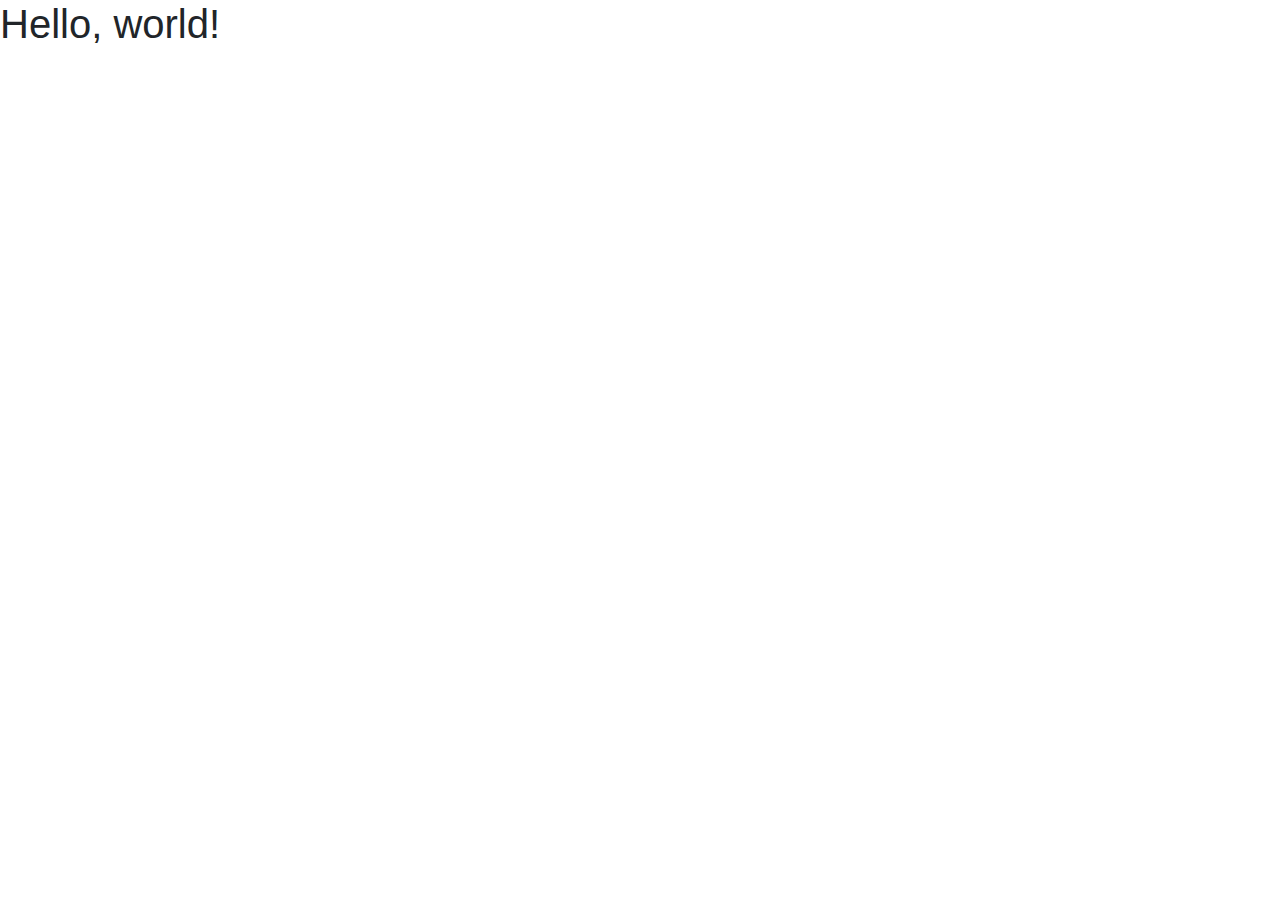
<file: S1 L2/index.html>
<!doctype html>
<html lang="en">
  <head>
    <!-- Required meta tags -->
    <meta charset="utf-8">
    <meta name="viewport" content="width=device-width, initial-scale=1, shrink-to-fit=no">

    <!-- Bootstrap CSS -->
    <link rel="stylesheet" href="https://maxcdn.bootstrapcdn.com/bootstrap/4.0.0/css/bootstrap.min.css" integrity="sha384-Gn5384xqQ1aoWXA+058RXPxPg6fy4IWvTNh0E263XmFcJlSAwiGgFAW/dAiS6JXm" crossorigin="anonymous">

    <title>Hello, world!</title>
  </head>
  <body>
    <h1>Hello, world!</h1>

    <!-- Optional JavaScript -->
    <!-- jQuery first, then Popper.js, then Bootstrap JS -->
    <script src="https://code.jquery.com/jquery-3.2.1.slim.min.js" integrity="sha384-KJ3o2DKtIkvYIK3UENzmM7KCkRr/rE9/Qpg6aAZGJwFDMVNA/GpGFF93hXpG5KkN" crossorigin="anonymous"></script>
    <script src="https://cdnjs.cloudflare.com/ajax/libs/popper.js/1.12.9/umd/popper.min.js" integrity="sha384-ApNbgh9B+Y1QKtv3Rn7W3mgPxhU9K/ScQsAP7hUibX39j7fakFPskvXusvfa0b4Q" crossorigin="anonymous"></script>
    <script src="https://maxcdn.bootstrapcdn.com/bootstrap/4.0.0/js/bootstrap.min.js" integrity="sha384-JZR6Spejh4U02d8jOt6vLEHfe/JQGiRRSQQxSfFWpi1MquVdAyjUar5+76PVCmYl" crossorigin="anonymous"></script>
  </body>
</html>
</file>
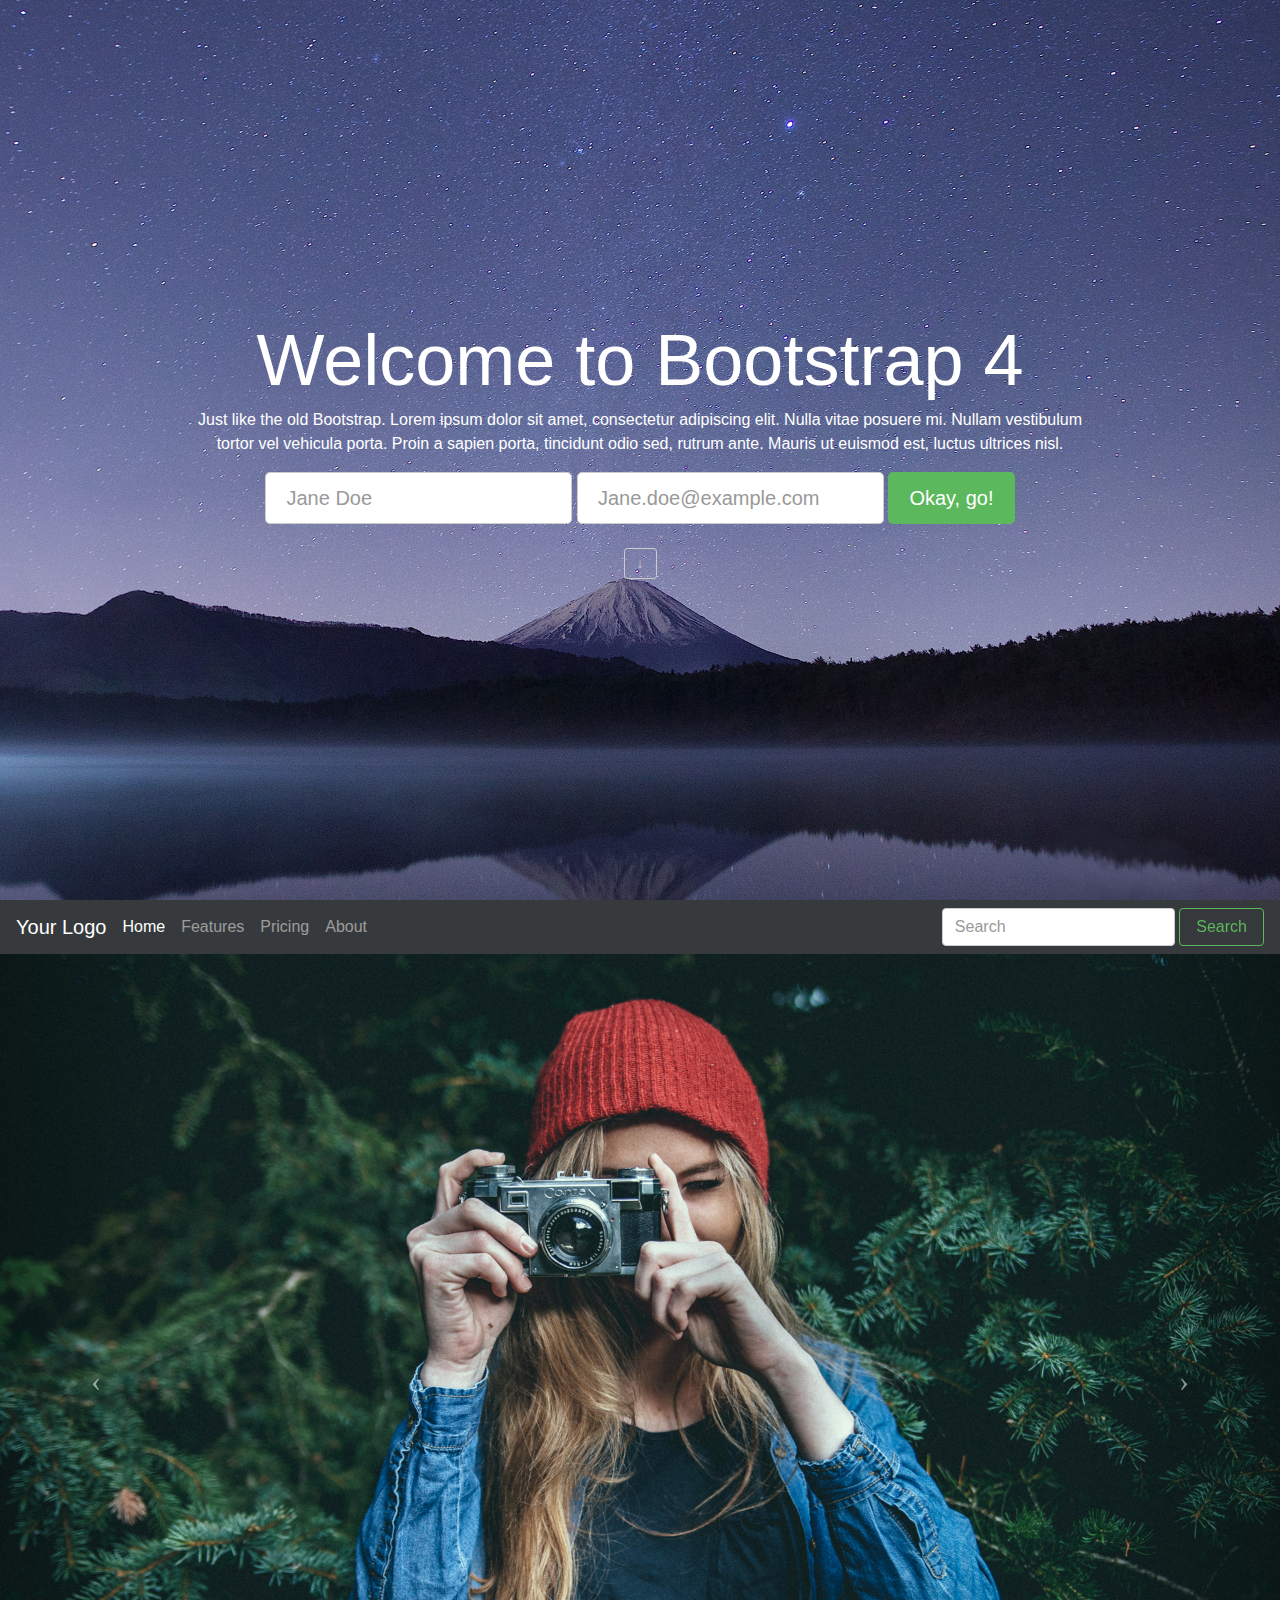
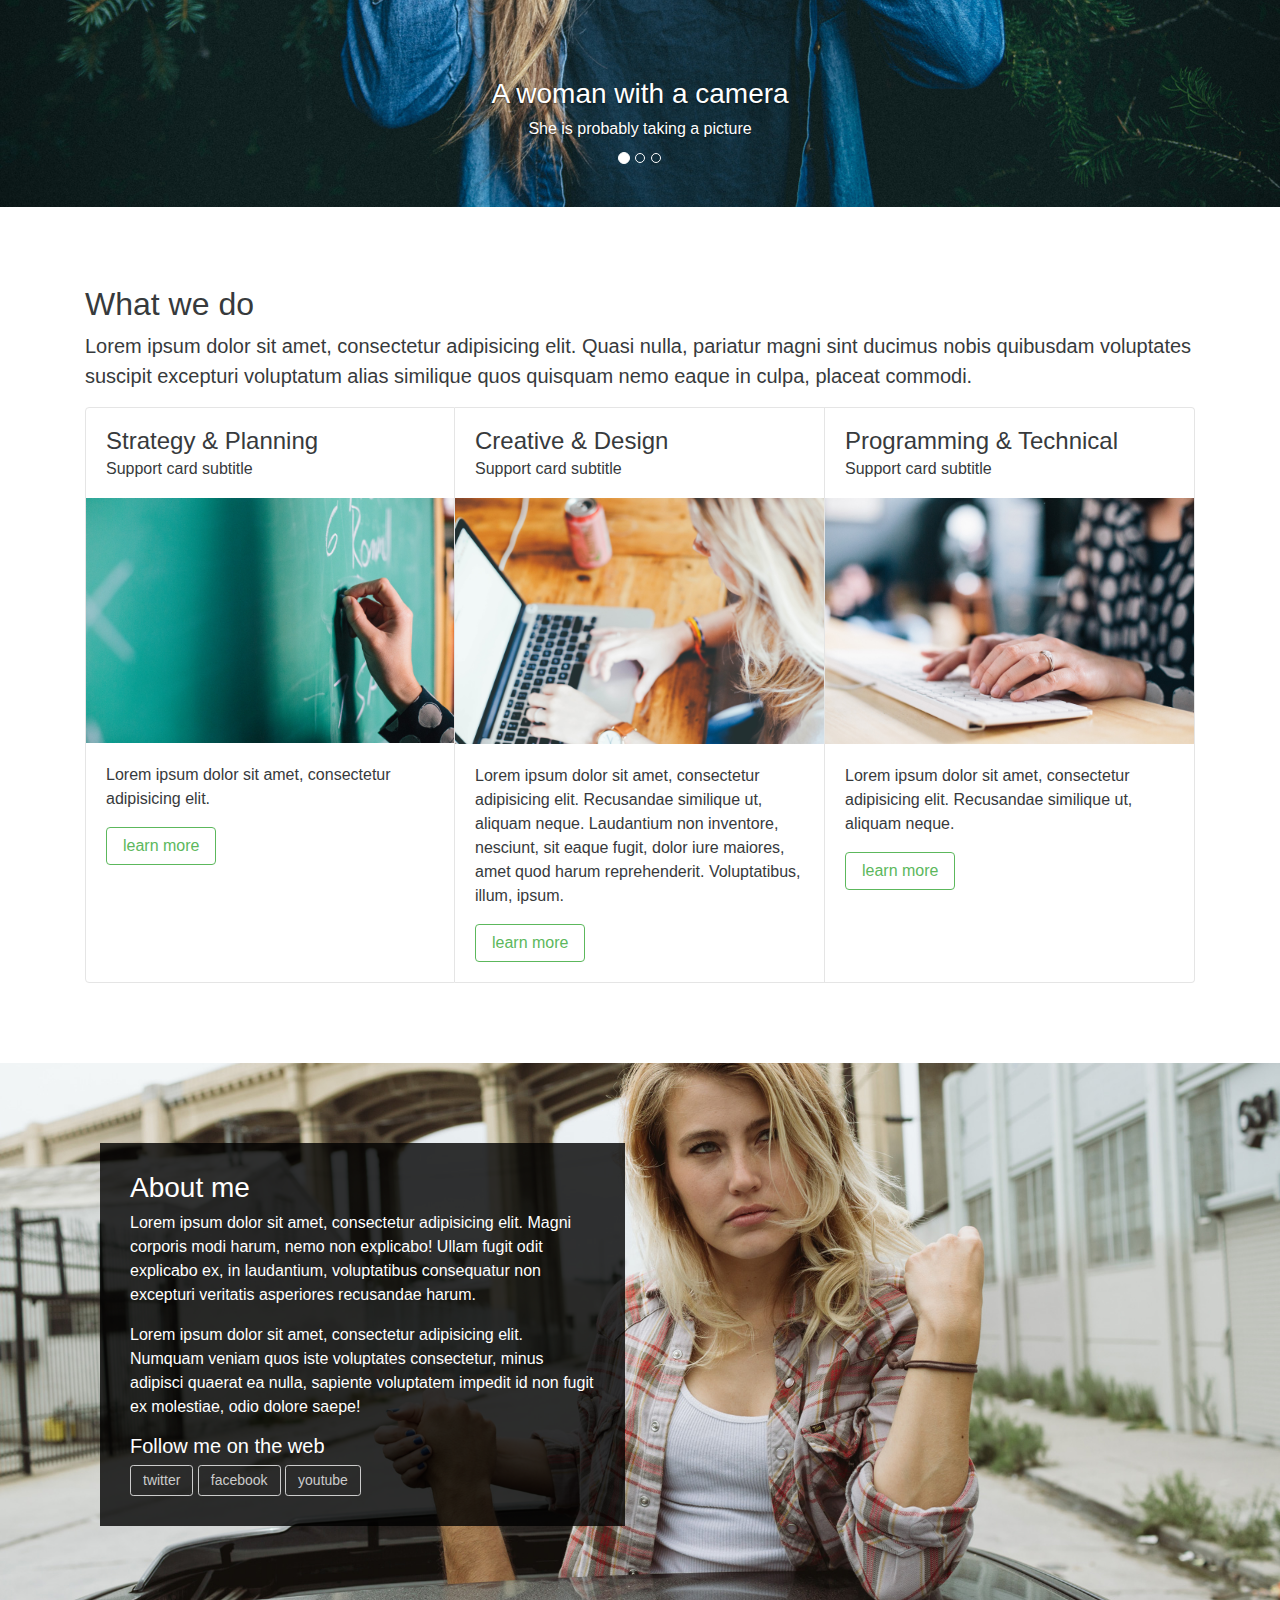
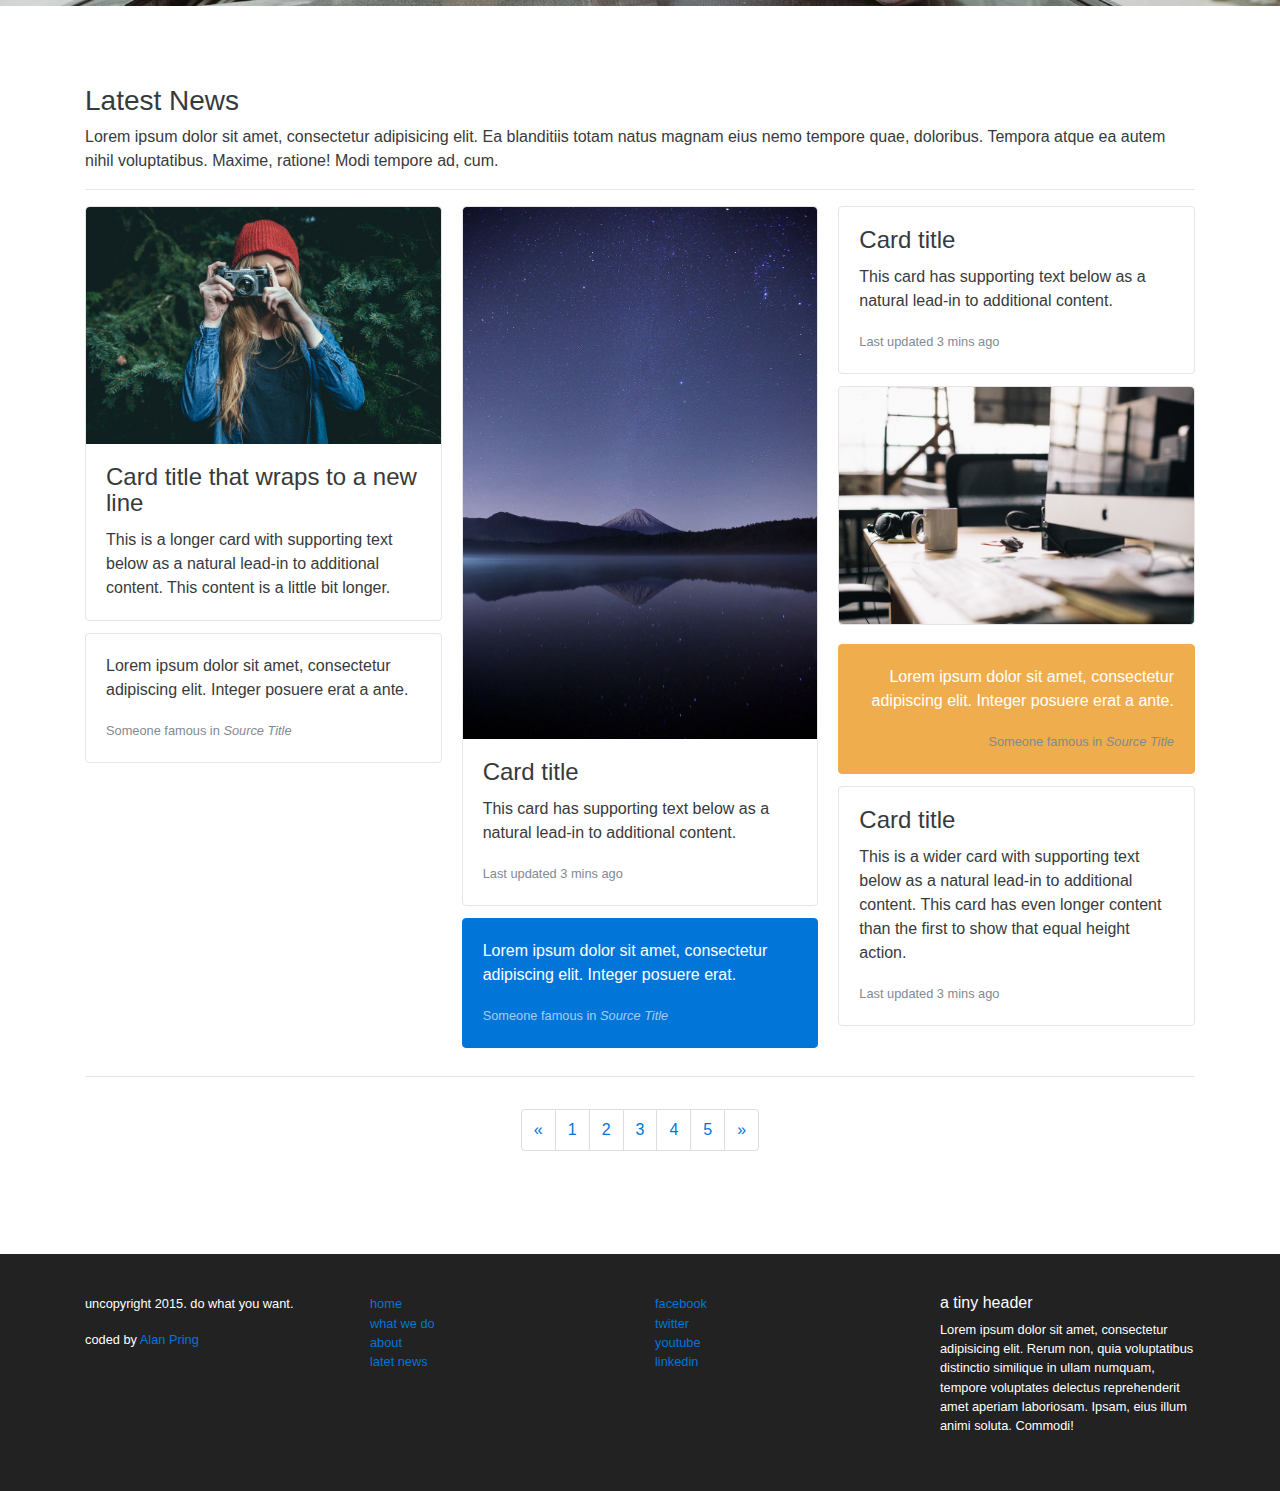
<file: Udemy Coursework/index.html>
<!DOCTYPE html>
<html lang="en">
  <head>
    <!-- Required meta tags -->
    <meta charset="utf-8">
    <meta name="viewport" content="width=device-width, initial-scale=1, shrink-to-fit=no">
    <meta http-equiv="x-ua-compatible" content="ie=edge">

    <!-- Bootstrap CSS -->
    <link rel="stylesheet" href="bower_components/bootstrap/dist/css/bootstrap.min.css">

    <!-- Custom CSS -->
    <link rel="stylesheet" href="styles.css">


</head>

<body>

    <!-- HEADING WITH FORM -->
    <section id="cover">
        <div id="cover-caption">
            <div class="container">
                <div class="col-sm-10 col-sm-offset-1">
                    <h1 class="display-3">Welcome to Bootstrap 4</h1>
                    <p> Just like the old Bootstrap. Lorem ipsum dolor sit amet, consectetur adipiscing elit. Nulla vitae posuere mi. Nullam vestibulum tortor vel vehicula porta. Proin a sapien porta, tincidunt odio sed, rutrum ante. Mauris ut euismod est, luctus ultrices nisl.</p>

                    <form action="" class="form-inline">
                        <div class="form-group">
                            <label class="sr-only">Name</label>
                            <input type="text" class="form-control form-control-lg" placeholder="Jane Doe">
                        </div>

                        <div class="form-group">
                            <label class="sr-only">Name</label>
                            <input type="text" class="form-control form-control-lg" placeholder="Jane.doe@example.com">
                        </div>
                        <button type="submit" class="btn btn-success btn-lg">Okay, go!</button>
                    </form>

                    <br>

                    <a href="#nav-main" class="btn btn-secondary-outline btn-sm" role="button">&darr;</a>

                </div>
            </div>
        </div>
    </section>

    <!-- NAVBAR -->
    <nav class="navbar navbar-dark bg-inverse navbar-full" id="nav-main">
        <a class="navbar-brand" href="#">Your Logo</a>
        <ul class="nav navbar-nav">
            <li class="nav-item active">
                <a class="nav-link" href="#">Home <span class="sr-only">(current)</span></a>
            </li>
            <li class="nav-item">
                <a class="nav-link" href="#">Features</a>
            </li>
            <li class="nav-item">
                <a class="nav-link" href="#">Pricing</a>
            </li>
            <li class="nav-item">
                <a class="nav-link" href="#">About</a>
            </li>
        </ul>
        <form class="form-inline pull-xs-right">
            <input class="form-control" type="text" placeholder="Search">
            <button class="btn btn-success-outline" type="submit">Search</button>
        </form>
    </nav>


    <!-- CAROUSEL -->
    <section id="carousel">
        <div id="carousel-home" class="carousel slide" data-ride="carousel">
            <ol class="carousel-indicators">
                <li data-target="#carousel-home" data-slide-to="0" class="active"></li>
                <li data-target="#carousel-home" data-slide-to="1"></li>
                <li data-target="#carousel-home" data-slide-to="2"></li>
            </ol>
            <div class="carousel-inner" role="listbox">
                <div class="carousel-item active">
                    <img src="img/woman-camera.jpg" alt="Women taking picture with a camera">

                    <div class="carousel-caption">
                        <h3>A woman with a camera</h3>
                        <p>She is probably taking a picture</p>
                    </div>
                </div>
                <div class="carousel-item">
                    <img src="img/spiderweb.jpg" alt="A wet spiderweb">

                    <div class="carousel-caption">
                        <h3>Down came the rain</h3>
                        <p>And washed the spider out</p>
                    </div>
                </div>
                <div class="carousel-item">
                    <img src="img/hearthand.jpg" alt="Two hands making a heart">

                    <div class="carousel-caption">
                        <h3>Making love</h3>
                        <p>With their hands...</p>
                    </div>
                </div>
            </div>
            <a class="left carousel-control" href="#carousel-home" role="button" data-slide="prev">
	      <span class="icon-prev" aria-hidden="true"></span>
		  <span class="sr-only">Previous</span>
	    </a>
            <a class="right carousel-control" href="#carousel-home" role="button" data-slide="next">
	      <span class="icon-next" aria-hidden="true"></span>
		  <span class="sr-only">Next</span>
	    </a>
        </div>
    </section>

    <!-- Cards -->
    <section id="what-we-do">
        <div class="section-content">
            <div class="container">
                <h2>What we do</h2>
                <p class="lead">Lorem ipsum dolor sit amet, consectetur adipisicing elit. Quasi nulla, pariatur magni sint ducimus nobis quibusdam voluptates suscipit excepturi voluptatum alias similique quos quisquam nemo eaque in culpa, placeat commodi.</p>

                <div class="row">
                    <div class="col-sm-12">
                        <div class="card-group">
                            <div class="card">
                                <div class="card-block">
                                    <h4 class="card-title">Strategy &amp; Planning</h4>
                                    <h6 class="card-subtitle">Support card subtitle</h6>
                                </div>
                                <img src="img/chalkboard.jpg" alt="a chalkboard">
                                <div class="card-block">
                                    <p class="card-text">Lorem ipsum dolor sit amet, consectetur adipisicing elit.</p>
                                    <button type="button" class="btn btn-success-outline" data-toggle="modal" data-target="#myModal">learn more</button>
                                </div>
                            </div>

                            <div class="card">
                                <div class="card-block">
                                    <h4 class="card-title">Creative &amp; Design</h4>
                                    <h6 class="card-subtitle">Support card subtitle</h6>
                                </div>
                                <img src="img/working.jpg" alt="working on a laptop">
                                <div class="card-block">
                                    <p class="card-text">Lorem ipsum dolor sit amet, consectetur adipisicing elit. Recusandae similique ut, aliquam neque. Laudantium non inventore, nesciunt, sit eaque fugit, dolor iure maiores, amet quod harum reprehenderit. Voluptatibus, illum, ipsum.</p>
                                    <button type="button" class="btn btn-success-outline" data-toggle="modal" data-target="#myModal">learn more</button>
                                </div>
                            </div>

                            <div class="card">
                                <div class="card-block">
                                    <h4 class="card-title">Programming &amp; Technical</h4>
                                    <h6 class="card-subtitle">Support card subtitle</h6>
                                </div>
                                <img src="img/programming.jpg" alt="fingers typing on a keyboard">
                                <div class="card-block">
                                    <p class="card-text">Lorem ipsum dolor sit amet, consectetur adipisicing elit. Recusandae similique ut, aliquam neque.</p>
                                    <button type="button" class="btn btn-success-outline" data-toggle="modal" data-target="#myModal">learn more</button>
                                </div>
                            </div>
                        </div>
                    </div>
                </div>
            </div>
        </div>
    </section>

    <!-- ABOUT -->
    <section id="about">
        <div class="section-content">
            <div class="container">
                <div class="col-md-6">
                    <div class="about-text">
                        <h3>About me</h3>
                        <p>Lorem ipsum dolor sit amet, consectetur adipisicing elit. Magni corporis modi harum, nemo non explicabo! Ullam fugit odit explicabo ex, in laudantium, voluptatibus consequatur non excepturi veritatis asperiores recusandae harum.</p>
                        <p>Lorem ipsum dolor sit amet, consectetur adipisicing elit. Numquam veniam quos iste voluptates consectetur, minus adipisci quaerat ea nulla, sapiente voluptatem impedit id non fugit ex molestiae, odio dolore saepe!</p>

                        <h5>Follow me on the web</h5>
                        <a href="" class="btn btn-sm btn-secondary-outline">twitter</a>
                        <a href="" class="btn btn-sm btn-secondary-outline">facebook</a>
                        <a href="" class="btn btn-sm btn-secondary-outline">youtube</a>
                    </div>
                </div>
            </div>
        </div>
    </section>

    <section id="news">
        <div class="section-content">
            <div class="container">

                <h3>Latest News</h3>
                <p>Lorem ipsum dolor sit amet, consectetur adipisicing elit. Ea blanditiis totam natus magnam eius nemo tempore quae, doloribus. Tempora atque ea autem nihil voluptatibus. Maxime, ratione! Modi tempore ad, cum.</p>

                <hr>

                <div class="row">
                    <div class="col-sm-12">
                        <div class="card-columns">
                            <div class="card">
                                <img class="card-img-top img-fluid" src="img/woman-camera.jpg" alt="Woman with a camera">
                                <div class="card-block">
                                    <h4 class="card-title">Card title that wraps to a new line</h4>
                                    <p class="card-text">This is a longer card with supporting text below as a natural lead-in to additional content. This content is a little bit longer.</p>
                                </div>
                            </div>
                            <div class="card card-block p-3 text-center">
                                <blockquote class="card-blockquote">
                                    <p>Lorem ipsum dolor sit amet, consectetur adipiscing elit. Integer posuere erat a ante.</p>
                                    <footer>
                                        <small class="text-muted">
                      Someone famous in <cite title="Source Title">Source Title</cite>
                    </small>
                                    </footer>
                                </blockquote>
                            </div>
                            <div class="card">
                                <img class="card-img-top img-fluid" src="img/stars.jpg" alt="Landscape photography of stars">
                                <div class="card-block">
                                    <h4 class="card-title">Card title</h4>
                                    <p class="card-text">This card has supporting text below as a natural lead-in to additional content.</p>
                                    <p class="card-text"><small class="text-muted">Last updated 3 mins ago</small></p>
                                </div>
                            </div>
                            <div class="card card-block card-inverse card-primary p-3 text-center">
                                <blockquote class="card-blockquote">
                                    <p>Lorem ipsum dolor sit amet, consectetur adipiscing elit. Integer posuere erat.</p>
                                    <footer>
                                        <small>
                      Someone famous in <cite title="Source Title">Source Title</cite>
                    </small>
                                    </footer>
                                </blockquote>
                            </div>
                            <div class="card text-center">
                                <div class="card-block">
                                    <h4 class="card-title">Card title</h4>
                                    <p class="card-text">This card has supporting text below as a natural lead-in to additional content.</p>
                                    <p class="card-text"><small class="text-muted">Last updated 3 mins ago</small></p>
                                </div>
                            </div>
                            <div class="card">
                                <img class="card-img img-fluid" src="img/computer.jpg" alt="Desktop with a computer on it">
                            </div>
                            <div class="card card-block text-xs-right card-warning card-inverse">
                                <blockquote class="card-blockquote">
                                    <p>Lorem ipsum dolor sit amet, consectetur adipiscing elit. Integer posuere erat a ante.</p>
                                    <footer>
                                        <small class="text-muted">
                      Someone famous in <cite title="Source Title">Source Title</cite>
                    </small>
                                    </footer>
                                </blockquote>
                            </div>
                            <div class="card">
                                <div class="card-block">
                                    <h4 class="card-title">Card title</h4>
                                    <p class="card-text">This is a wider card with supporting text below as a natural lead-in to additional content. This card has even longer content than the first to show that equal height action.</p>
                                    <p class="card-text"><small class="text-muted">Last updated 3 mins ago</small></p>
                                </div>
                            </div>
                        </div>
                    </div>
                </div>

                <hr>
                <nav class="text-xs-center">
                    <ul class="pagination">
                        <li class="page-item">
                            <a class="page-link" href="#" aria-label="Previous">
                                   <span aria-hidden="true">&laquo;</span>
                                   <span class="sr-only">Previous</span>
                                </a>
                        </li>
                        <li class="page-item"><a class="page-link" href="#">1</a></li>
                        <li class="page-item"><a class="page-link" href="#">2</a></li>
                        <li class="page-item"><a class="page-link" href="#">3</a></li>
                        <li class="page-item"><a class="page-link" href="#">4</a></li>
                        <li class="page-item"><a class="page-link" href="#">5</a></li>
                        <li class="page-item">
                            <a class="page-link" href="#" aria-label="Next">
                                    <span aria-hidden="true">&raquo;</span>
                                    <span class="sr-only">Next</span>
                                </a>
                        </li>
                    </ul>
                </nav>
            </div>
        </div>
    </section>

    <!-- FOOTER -->
    <footer id="footer-main">
        <div class="container">
            <div class="row">
                <div class="col-sm-3">
                    <p>uncopyright 2015. do what you want.</p>
                    <p>coded by <a href="htpp://alanpring.com">Alan Pring</a></p>
                </div>
                <div class="col-sm-3">
                    <ul class="list-unstyled">
                        <li><a href="">home</a></li>
                        <li><a href="">what we do</a></li>
                        <li><a href="">about</a></li>
                        <li><a href="">latet news</a></li>
                    </ul>
                </div>
                <div class="col-sm-3">
                    <ul class="list-unstyled">
                        <li><a href="">facebook</a></li>
                        <li><a href="">twitter</a></li>
                        <li><a href="">youtube</a></li>
                        <li><a href="">linkedin</a></li>
                    </ul>

                </div>
                <div class="col-sm-3">
                    <h6>a tiny header</h6>
                    <p>Lorem ipsum dolor sit amet, consectetur adipisicing elit. Rerum non, quia voluptatibus distinctio similique in ullam numquam, tempore voluptates delectus reprehenderit amet aperiam laboriosam. Ipsam, eius illum animi soluta. Commodi!</p>
                </div>
            </div>
        </div>
    </footer>



    <!-- jQuery first, then Bootstrap JS -->
    <script src="https://ajax.googleapis.com/ajax/libs/jquery/2.1.4/jquery.min.js"></script>
    <script src="bower_components/bootstrap/dist/js/bootstrap.min.js"></script>
</body>
</html>
</file>
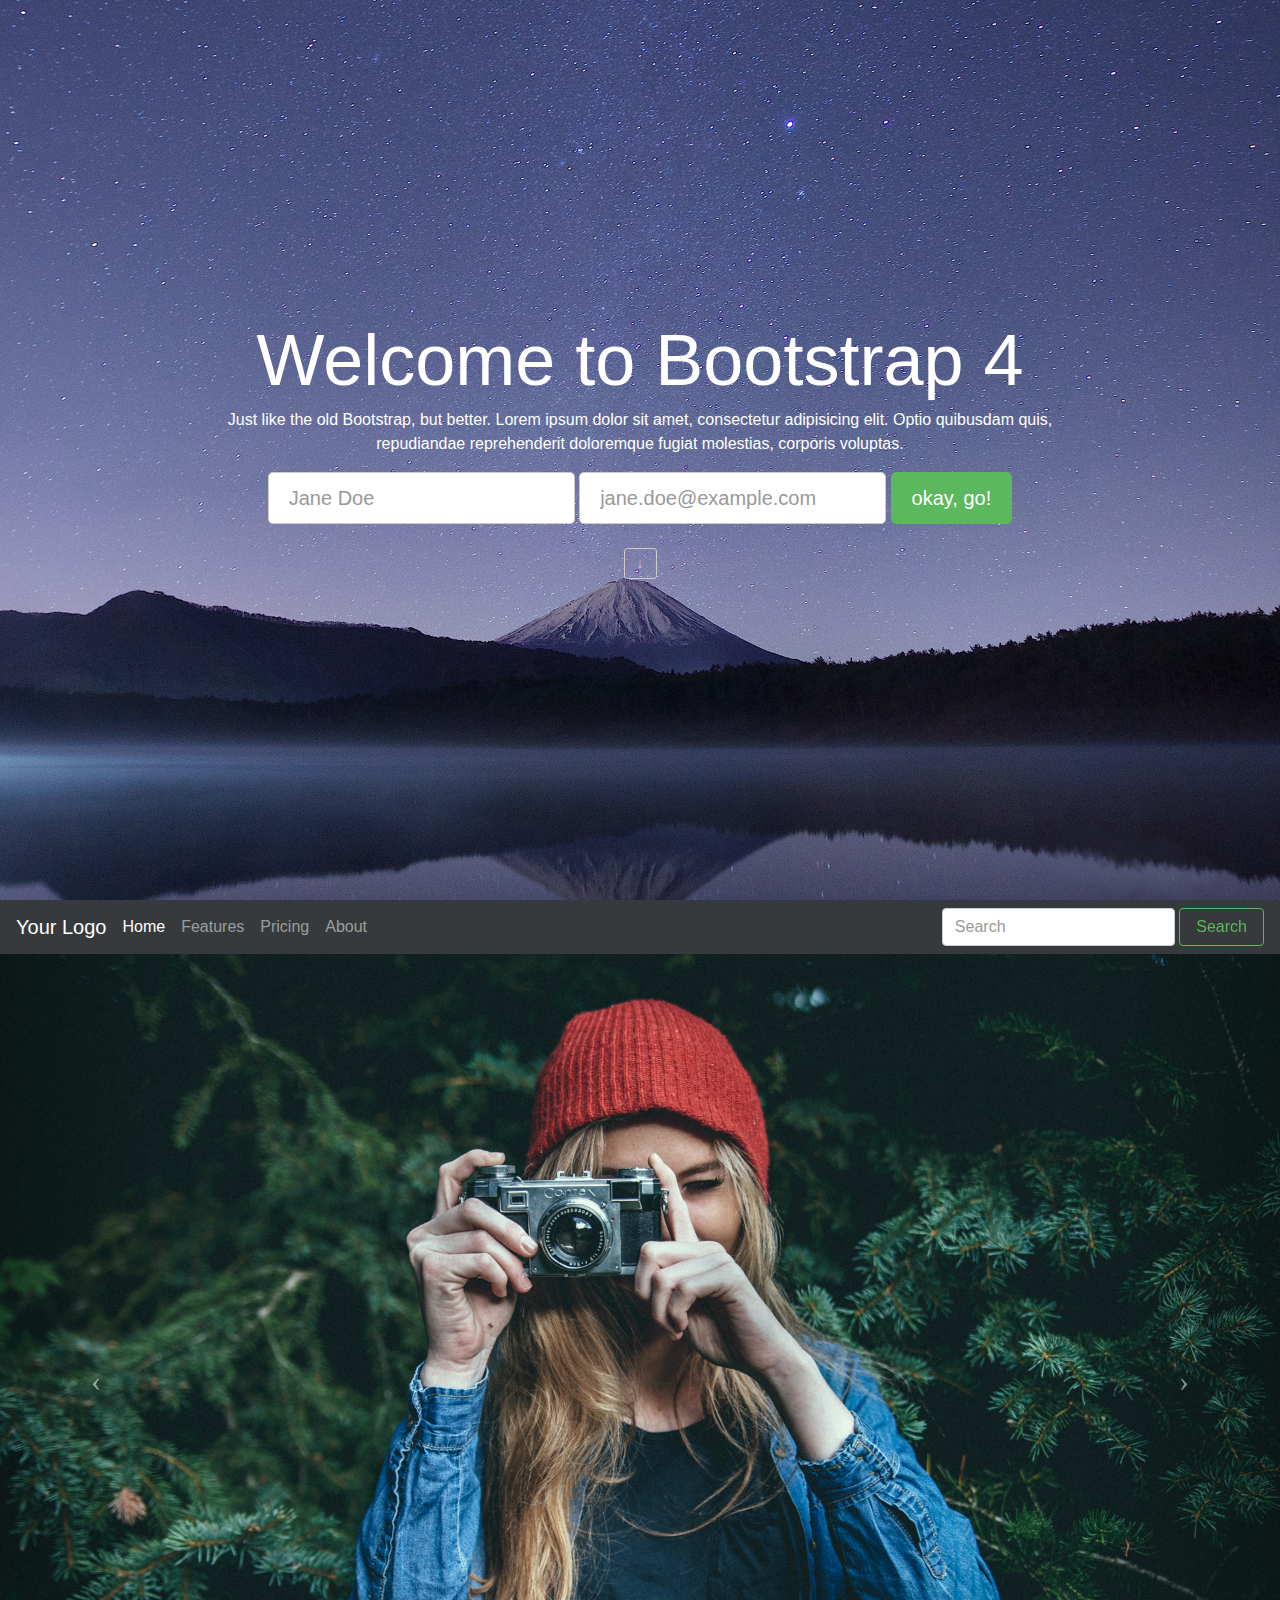
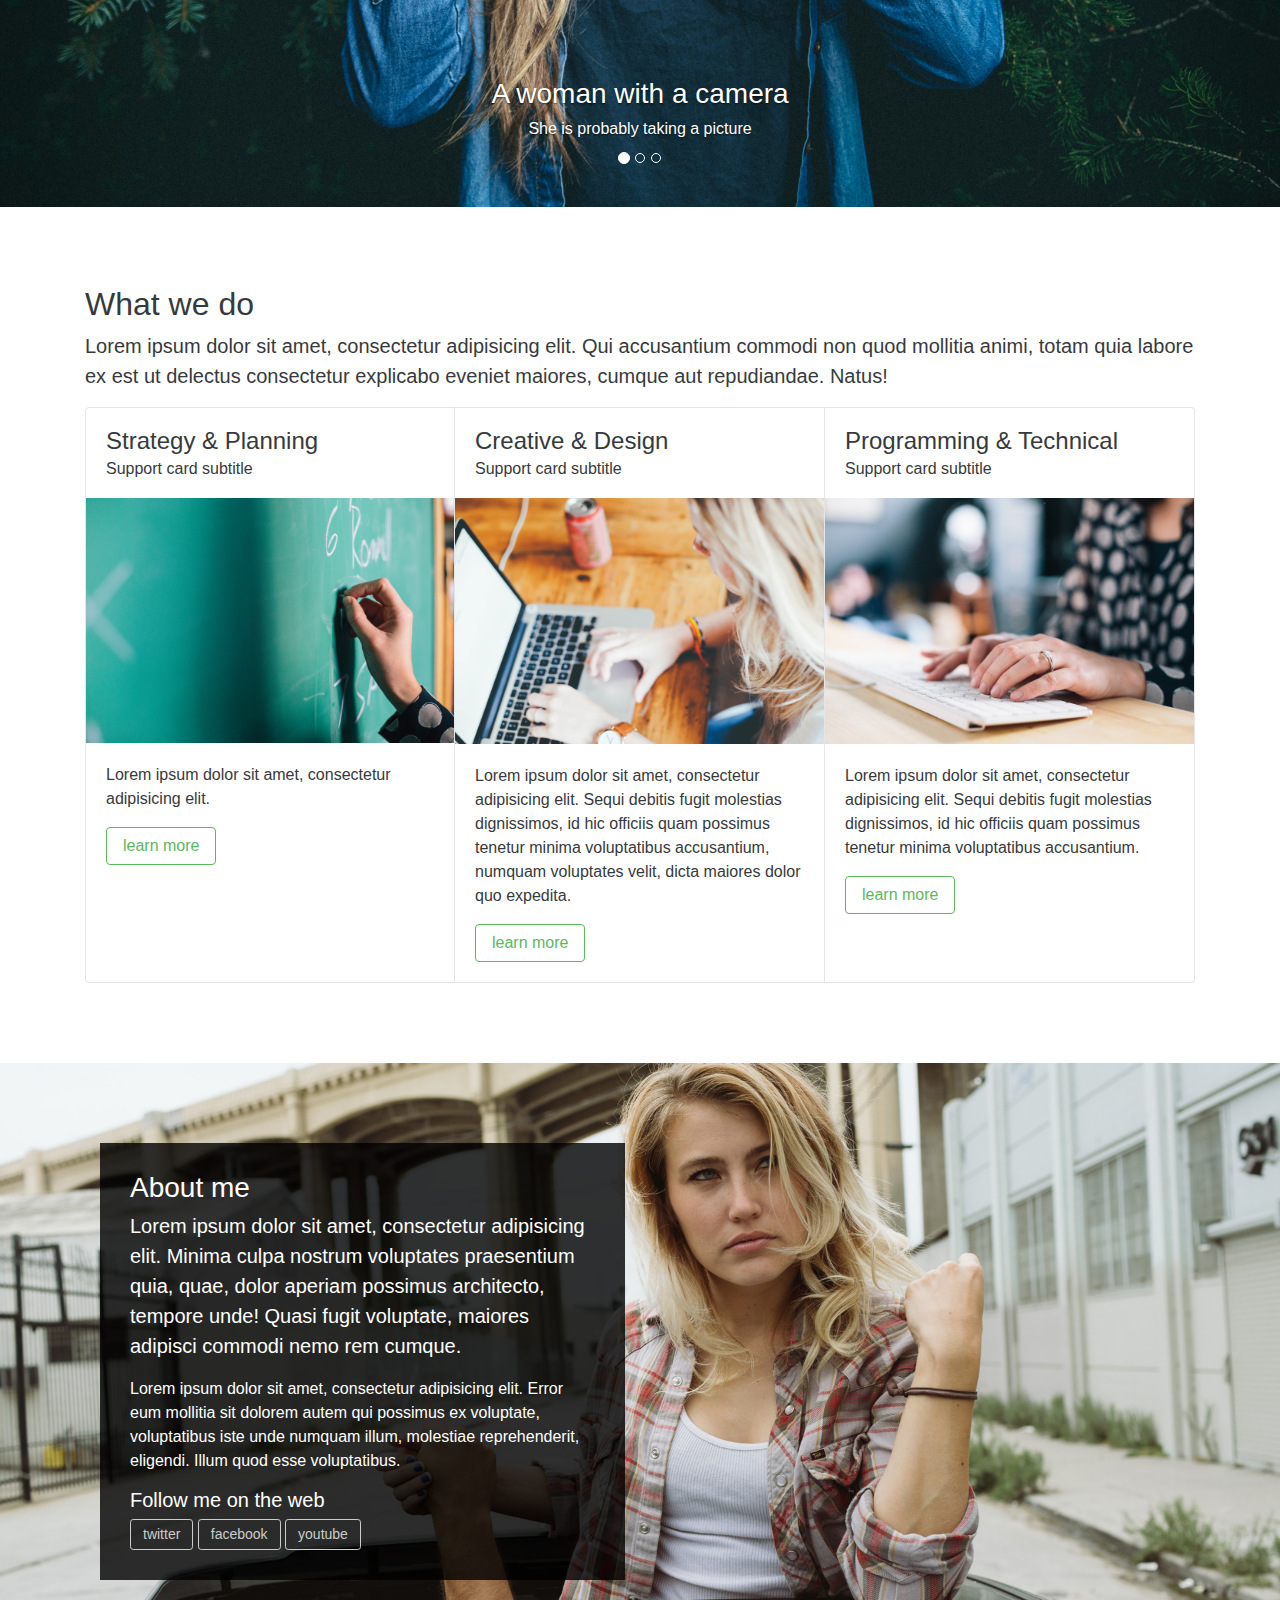
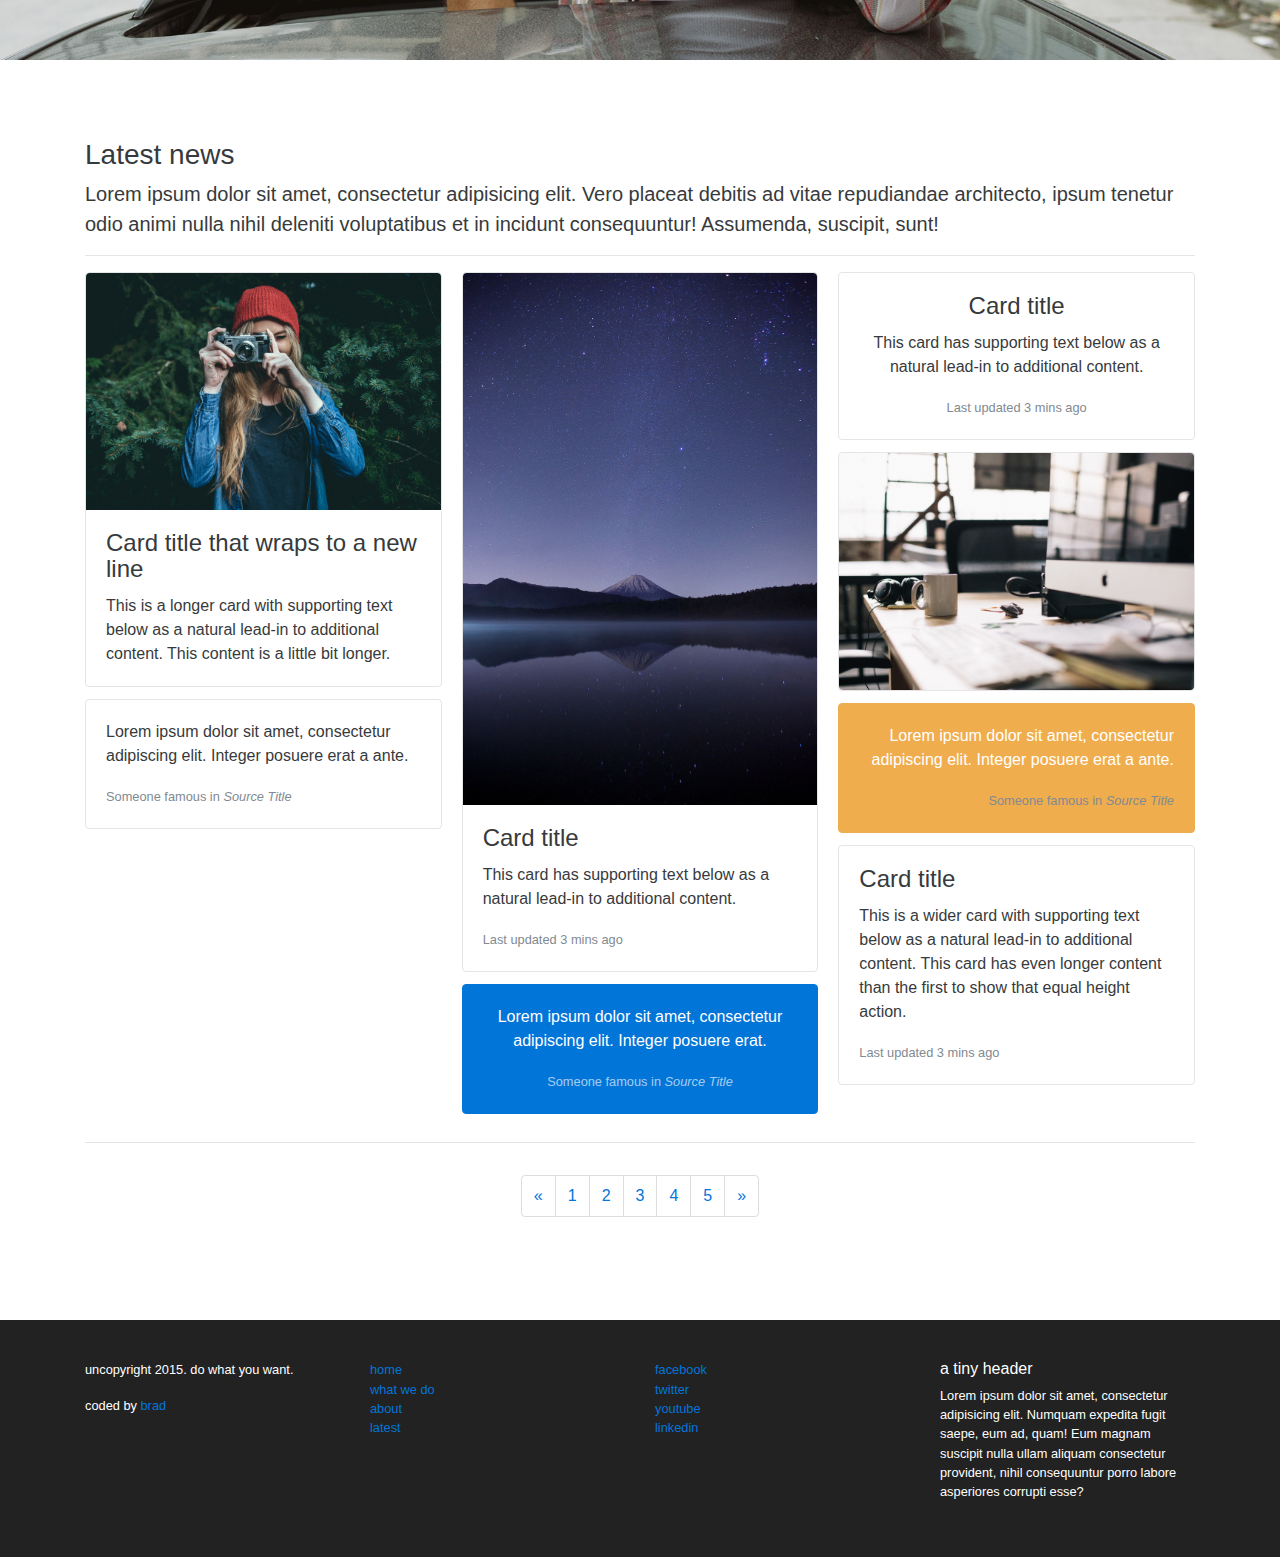
<file: Course Files/bootstrap4/index.html>
<!DOCTYPE html>
<html lang="en">
  <head>
    <!-- Required meta tags always come first -->
    <meta charset="utf-8">
    <meta name="viewport" content="width=device-width, initial-scale=1, shrink-to-fit=no">
    <meta http-equiv="x-ua-compatible" content="ie=edge">

    <!-- Bootstrap CSS -->
    <link rel="stylesheet" href="bower_components/bootstrap/dist/css/bootstrap.min.css">
    
    <!-- Custom CSS -->
    <link rel="stylesheet" href="styles.css">
    
  </head>
  <body>
    
    <section id="cover">
        <div id="cover-caption">
            <div class="container">
                <div class="col-sm-10 col-sm-offset-1">
                    <h1 class="display-3">Welcome to Bootstrap 4</h1>
                    <p>Just like the old Bootstrap, but better. Lorem ipsum dolor sit amet, consectetur adipisicing elit. Optio quibusdam quis, repudiandae reprehenderit doloremque fugiat molestias, corporis voluptas.</p>
                    
                    <form action="" class="form-inline">
                        <div class="form-group">
                            <label class="sr-only">Name</label>
                            <input type="text" class="form-control form-control-lg" placeholder="Jane Doe">
                        </div>
                        <div class="form-group">
                            <label class="sr-only">Email</label>
                            <input type="text" class="form-control form-control-lg" placeholder="jane.doe@example.com">
                        </div>
                        <button type="submit" class="btn btn-success btn-lg">okay, go!</button>
                    </form>
                    
                    <br>
                    
                    <a href="#nav-main" class="btn btn-secondary-outline btn-sm" role="button">&darr;</a>
                </div>
            </div>
        </div>
    </section>
    
    
    
    
    <nav class="navbar navbar-dark bg-inverse navbar-full" id="nav-main">
        <a class="navbar-brand" href="#">Your Logo</a>
        <ul class="nav navbar-nav">
            <li class="nav-item active">
                <a class="nav-link" href="#">Home <span class="sr-only">(current)</span></a>
            </li>
            <li class="nav-item">
                <a class="nav-link" href="#">Features</a>
            </li>
            <li class="nav-item">
                <a class="nav-link" href="#">Pricing</a>
            </li>
            <li class="nav-item">
                <a class="nav-link" href="#">About</a>
            </li>
        </ul>
        <form class="form-inline pull-xs-right">
            <input class="form-control" type="text" placeholder="Search">
            <button class="btn btn-success-outline" type="submit">Search</button>
        </form>
    </nav>
    
    
    <section id="carousel">
        <div id="carousel-home" class="carousel slide" data-ride="carousel">
            <ol class="carousel-indicators">
                <li data-target="#carousel-home" data-slide-to="0" class="active"></li>
                <li data-target="#carousel-home" data-slide-to="1"></li>
                <li data-target="#carousel-home" data-slide-to="2"></li>
            </ol>
            <div class="carousel-inner" role="listbox">
                <div class="carousel-item active">
                    <img src="img/woman-camera.jpg" alt="Woman taking picture with a camera">
                    
                    <div class="carousel-caption">
                        <h3>A woman with a camera</h3>
                        <p>She is probably taking a picture</p>
                    </div>
                </div>
                <div class="carousel-item">
                    <img src="img/spiderweb.jpg" alt="A wet spiderweb">
                    
                    <div class="carousel-caption">
                        <h3>Down came the rain</h3>
                        <p>And washed the spider out</p>
                    </div>
                </div>
                <div class="carousel-item">
                    <img src="img/hearthand.jpg" alt="Two hands making a heart">
                    
                    <div class="carousel-caption">
                        <h3>Making love</h3>
                        <p>With their hands...</p>
                    </div>
                </div>
            </div>
            <a class="left carousel-control" href="#carousel-home" role="button" data-slide="prev">
                <span class="icon-prev" aria-hidden="true"></span>
                <span class="sr-only">Previous</span>
            </a>
            <a class="right carousel-control" href="#carousel-home" role="button" data-slide="next">
                <span class="icon-next" aria-hidden="true"></span>
                <span class="sr-only">Next</span>
            </a>
        </div>
    </section>
    
    
    
    <section id="what-we-do">
         <div class="section-content">
             <div class="container">
                 <h2>What we do</h2>
                 <p class="lead">Lorem ipsum dolor sit amet, consectetur adipisicing elit. Qui accusantium commodi non quod mollitia animi, totam quia labore ex est ut delectus consectetur explicabo eveniet maiores, cumque aut repudiandae. Natus!</p>
             
                 <div class="row">
                     <div class="col-sm-12">
                         <div class="card-group">
                             <div class="card">
                                 <div class="card-block">
                                     <h4 class="card-title">Strategy &amp; Planning</h4>
                                     <h6 class="card-subtitle">Support card subtitle</h6>
                                 </div>
                                 <img src="img/chalkboard.jpg" alt="a chalkboard">
                                 <div class="card-block">
                                     <p class="card-text">Lorem ipsum dolor sit amet, consectetur adipisicing elit.</p>
                                     <button type="button" class="btn btn-success-outline" data-toggle="modal" data-target="#myModal">learn more</button>
                                 </div>
                             </div>

                             <div class="card">
                                 <div class="card-block">
                                     <h4 class="card-title">Creative &amp; Design</h4>
                                     <h6 class="card-subtitle">Support card subtitle</h6>
                                 </div>
                                 <img src="img/working.jpg" alt="working on a laptop">
                                 <div class="card-block">
                                     <p class="card-text">Lorem ipsum dolor sit amet, consectetur adipisicing elit. Sequi debitis fugit molestias dignissimos, id hic officiis quam possimus tenetur minima voluptatibus accusantium, numquam voluptates velit, dicta maiores dolor quo expedita.</p>
                                     <button type="button" class="btn btn-success-outline" data-toggle="modal" data-target="#myModal">learn more</button>
                                 </div>
                             </div>

                             <div class="card">
                                 <div class="card-block">
                                     <h4 class="card-title">Programming &amp; Technical</h4>
                                     <h6 class="card-subtitle">Support card subtitle</h6>
                                 </div>
                                 <img src="img/programming.jpg" alt="fingers typing on a keyboard">
                                 <div class="card-block">
                                     <p class="card-text">Lorem ipsum dolor sit amet, consectetur adipisicing elit. Sequi debitis fugit molestias dignissimos, id hic officiis quam possimus tenetur minima voluptatibus accusantium.</p>
                                     <button type="button" class="btn btn-success-outline" data-toggle="modal" data-target="#myModal">learn more</button>
                                 </div>
                             </div>
                         </div>
                     </div>
                 </div>
             </div>
         </div>
    </section>
    
    
    
    <section id="about">
        <div class="section-content">
            <div class="container">
                <div class="col-md-6">
                    <div class="about-text">
                        <h3>About me</h3>
                        <p class="lead">Lorem ipsum dolor sit amet, consectetur adipisicing elit. Minima culpa nostrum voluptates praesentium quia, quae, dolor aperiam possimus architecto, tempore unde! Quasi fugit voluptate, maiores adipisci commodi nemo rem cumque.</p>
                        <p>Lorem ipsum dolor sit amet, consectetur adipisicing elit. Error eum mollitia sit dolorem autem qui possimus ex voluptate, voluptatibus iste unde numquam illum, molestiae reprehenderit, eligendi. Illum quod esse voluptatibus.</p>
                        
                        <h5>Follow me on the web</h5>
                        <a href="" class="btn btn-sm btn-secondary-outline">twitter</a>
                        <a href="" class="btn btn-sm btn-secondary-outline">facebook</a>
                        <a href="" class="btn btn-sm btn-secondary-outline">youtube</a>
                    </div>
                </div>
            </div>
        </div>
    </section>
    
    
    
    <section id="news">
        <div class="section-content">
            <div class="container">
                
                <h3>Latest news</h3>
                <p class="lead">Lorem ipsum dolor sit amet, consectetur adipisicing elit. Vero placeat debitis ad vitae repudiandae architecto, ipsum tenetur odio animi nulla nihil deleniti voluptatibus et in incidunt consequuntur! Assumenda, suscipit, sunt!</p>
                
                <hr>
                
                <div class="row">
                    <div class="col-sm-12">
                        
                        <div class="card-columns">
                            <div class="card">
                                <img class="card-img-top" src="img/woman-camera.jpg" alt="woman with a camera">
                                <div class="card-block">
                                    <h4 class="card-title">Card title that wraps to a new line</h4>
                                    <p class="card-text">This is a longer card with supporting text below as a natural lead-in to additional content. This content is a little bit longer.</p>
                                </div>
                            </div>
                            <div class="card card-block">
                                <blockquote class="card-blockquote">
                                    <p>Lorem ipsum dolor sit amet, consectetur adipiscing elit. Integer posuere erat a ante.</p>
                                    <footer>
                                        <small class="text-muted">
                                        Someone famous in <cite title="Source Title">Source Title</cite>
                                        </small>
                                    </footer>
                                </blockquote>
                            </div>
                            <div class="card">
                                <img class="card-img-top" src="img/stars.jpg" alt="landscape photography of stars">
                                <div class="card-block">
                                    <h4 class="card-title">Card title</h4>
                                    <p class="card-text">This card has supporting text below as a natural lead-in to additional content.</p>
                                    <p class="card-text"><small class="text-muted">Last updated 3 mins ago</small></p>
                                </div>
                            </div>
                            <div class="card card-block card-inverse card-primary text-xs-center">
                                <blockquote class="card-blockquote">
                                    <p>Lorem ipsum dolor sit amet, consectetur adipiscing elit. Integer posuere erat.</p>
                                    <footer>
                                        <small>
                                        Someone famous in <cite title="Source Title">Source Title</cite>
                                        </small>
                                    </footer>
                                </blockquote>
                            </div>
                            <div class="card card-block text-xs-center">
                                <h4 class="card-title">Card title</h4>
                                <p class="card-text">This card has supporting text below as a natural lead-in to additional content.</p>
                                <p class="card-text"><small class="text-muted">Last updated 3 mins ago</small></p>
                            </div>
                            <div class="card">
                                <img class="card-img" src="img/computer.jpg" alt="A desktop with a computer on it">
                            </div>
                            <div class="card card-block text-xs-right card-warning card-inverse">
                                <blockquote class="card-blockquote">
                                    <p>Lorem ipsum dolor sit amet, consectetur adipiscing elit. Integer posuere erat a ante.</p>
                                    <footer>
                                        <small class="text-muted">
                                        Someone famous in <cite title="Source Title">Source Title</cite>
                                        </small>
                                    </footer>
                                </blockquote>
                            </div>
                            <div class="card card-block">
                                <h4 class="card-title">Card title</h4>
                                <p class="card-text">This is a wider card with supporting text below as a natural lead-in to additional content. This card has even longer content than the first to show that equal height action.</p>
                                <p class="card-text"><small class="text-muted">Last updated 3 mins ago</small></p>
                            </div>
                        </div>
                        
                        <hr>
                        
                        <nav class="text-xs-center">
                            <ul class="pagination">
                                <li class="page-item">
                                    <a class="page-link" href="#" aria-label="Previous">
                                        <span aria-hidden="true">&laquo;</span>
                                        <span class="sr-only">Previous</span>
                                    </a>
                                </li>
                                <li class="page-item"><a class="page-link" href="#">1</a></li>
                                <li class="page-item"><a class="page-link" href="#">2</a></li>
                                <li class="page-item"><a class="page-link" href="#">3</a></li>
                                <li class="page-item"><a class="page-link" href="#">4</a></li>
                                <li class="page-item"><a class="page-link" href="#">5</a></li>
                                <li class="page-item">
                                    <a class="page-link" href="#" aria-label="Next">
                                        <span aria-hidden="true">&raquo;</span>
                                        <span class="sr-only">Next</span>
                                    </a>
                                </li>
                            </ul>
                        </nav>                       
                        
                    </div>
                </div>
                
            </div>
        </div>
    </section>
    
    
    
    <footer id="footer-main">
        <div class="container">
            <div class="row">
                <div class="col-sm-3">
                    <p>uncopyright 2015. do what you want.</p>
                    <p>coded by <a href="http://bradhussey.ca/">brad</a></p>
                </div>
                <div class="col-sm-3">
                    <ul class="list-unstyled">
                        <li><a href="">home</a></li>
                        <li><a href="">what we do</a></li>
                        <li><a href="">about</a></li>
                        <li><a href="">latest</a></li>
                    </ul>
                </div>
                <div class="col-sm-3">
                    <ul class="list-unstyled">
                        <li><a href="">facebook</a></li>
                        <li><a href="">twitter</a></li>
                        <li><a href="">youtube</a></li>
                        <li><a href="">linkedin</a></li>
                    </ul>
                </div>
                <div class="col-sm-3">
                    <h6>a tiny header</h6>
                    <p>Lorem ipsum dolor sit amet, consectetur adipisicing elit. Numquam expedita fugit saepe, eum ad, quam! Eum magnam suscipit nulla ullam aliquam consectetur provident, nihil consequuntur porro labore asperiores corrupti esse?</p>
                </div>
            </div>
        </div>
    </footer>

    <!-- jQuery first, then Bootstrap JS. -->
    <script src="https://ajax.googleapis.com/ajax/libs/jquery/2.1.4/jquery.min.js"></script>
    <script src="bower_components/bootstrap/dist/js/bootstrap.min.js"></script>
  </body>
</html>
</file>
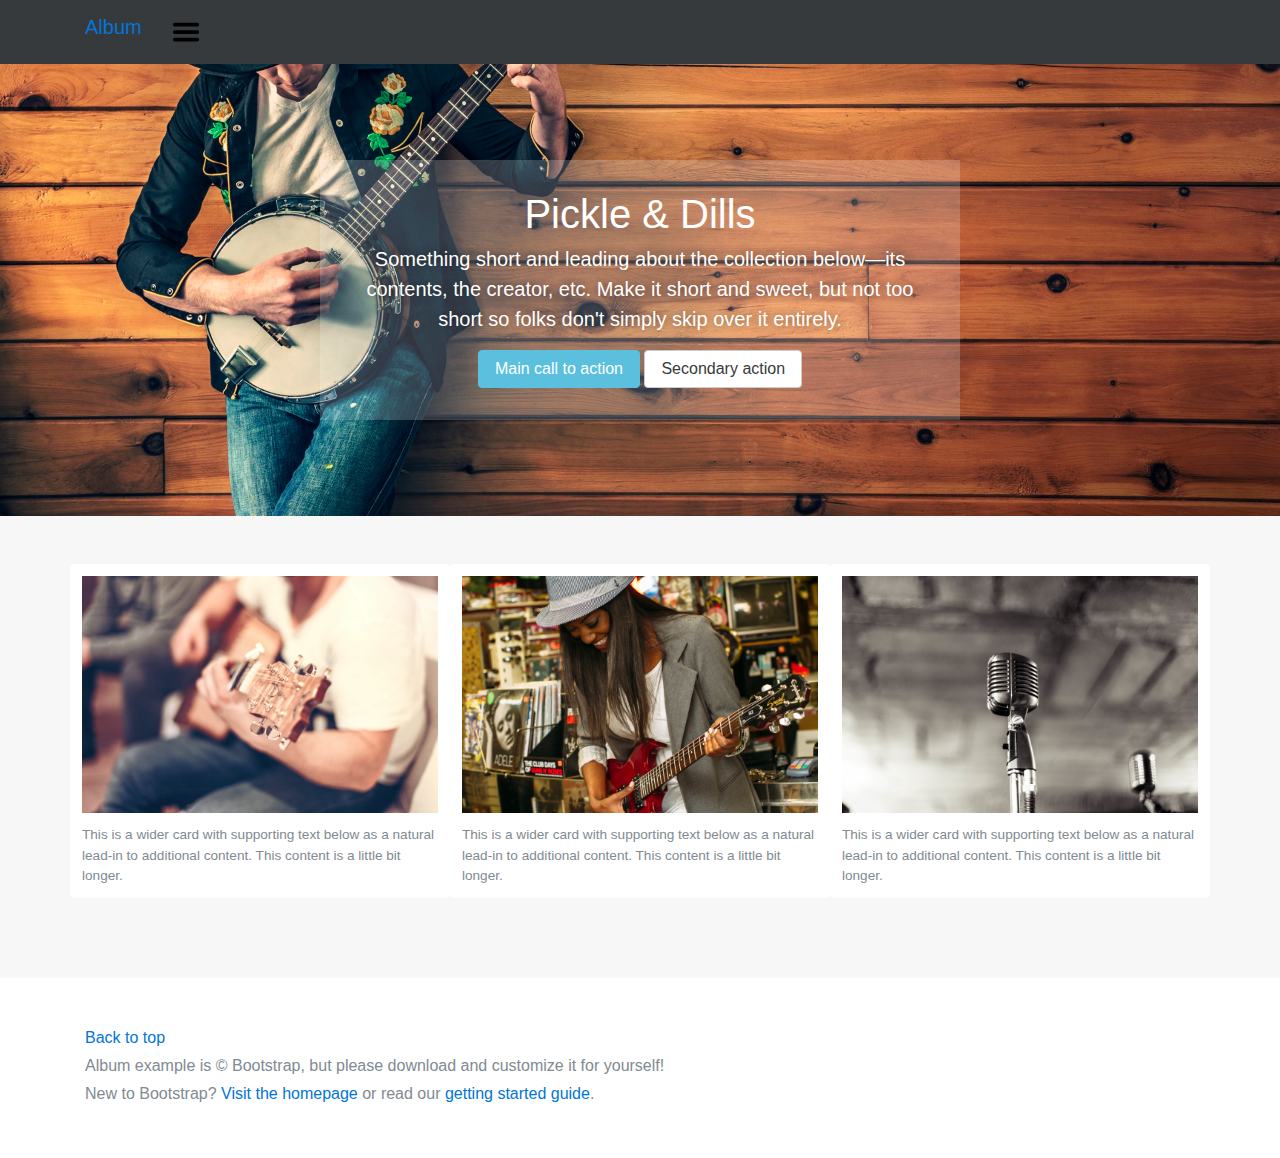
<file: Udemy Coursework/band.html>
<!DOCTYPE html>
<html lang="en">

<head>
    <!-- Required meta tags -->
    <meta charset="utf-8">
    <meta name="viewport" content="width=device-width, initial-scale=1, shrink-to-fit=no">
    <meta http-equiv="x-ua-compatible" content="ie=edge">

    <!-- Bootstrap CSS -->
    <link rel="stylesheet" href="bower_components/bootstrap/dist/css/bootstrap.min.css">

    <!-- Custom CSS -->
    <link rel="stylesheet" href="band.css">
</head>

<body>
    <div class="collapse bg-inverse" id="navbarHeader">
        <div class="container">
            <div class="row">
                <div class="col-sm-8 py-4">
                    <h4 class="text-white">About</h4>
                    <p class="text-muted">Add some information about the album below, the author, or any other background context. Make it a few sentences long so folks can pick up some informative tidbits. Then, link them off to some social networking sites or contact information. Big Knees.</p>
                </div>
                <div class="col-sm-4 py-4">
                    <h4 class="text-white">Contact</h4>
                    <ul class="list-unstyled">
                        <li><a href="#" class="text-white">Follow on Twitter</a></li>
                        <li><a href="#" class="text-white">Like on Facebook</a></li>
                        <li><a href="#" class="text-white">Email me</a></li>
                    </ul>
                </div>
            </div>
        </div>
    </div>
    <div class="navbar navbar-inverse bg-inverse navbar-full">
        <div class="container d-flex justify-content-between">
            <a href="#" class="navbar-brand">Album</a>
            <button class="navbar-toggler" type="button" data-toggle="collapse" data-target="#navbarHeader" aria-controls="navbarHeader" aria-expanded="false" aria-label="Toggle navigation">
          <span class="navbar-toggler-icon"></span>
        </button>
        </div>
    </div>

    <section class="jumbotron text-xs-center">
        <div class="container">
            <h1 class="jumbotron-heading">Pickle &amp; Dills</h1>
            <p class="lead text-muted">Something short and leading about the collection below—its contents, the creator, etc. Make it short and sweet, but not too short so folks don't simply skip over it entirely.</p>
            <div>
                <a href="#" class="btn btn-info">Main call to action</a>
                <a href="#" class="btn btn-secondary">Secondary action</a>
            </div>
        </div>
    </section>

    <div class="album text-muted">
        <div class="container">

            <div class="row">
                <div class="card">
                    <img src="img/guitar.jpg" alt="Guitar">
                    <p class="card-text">This is a wider card with supporting text below as a natural lead-in to additional content. This content is a little bit longer.</p>
                </div>
                <div class="card">
                    <img src="img/lady-guitar.jpg" alt="A woman playing a guitar">
                    <p class="card-text">This is a wider card with supporting text below as a natural lead-in to additional content. This content is a little bit longer.</p>
                </div>
                <div class="card">
                    <img src="img/mic.jpg" alt="Microphone">
                    <p class="card-text">This is a wider card with supporting text below as a natural lead-in to additional content. This content is a little bit longer.</p>
                </div>
            </div>

        </div>
    </div>

    <footer class="text-muted">
        <div class="container">
            <p class="float-right">
                <a href="#">Back to top</a>
            </p>
            <p>Album example is &copy; Bootstrap, but please download and customize it for yourself!</p>
            <p>New to Bootstrap? <a href="../../">Visit the homepage</a> or read our <a href="../../getting-started/">getting started guide</a>.</p>
        </div>
    </footer>

    <!-- jQuery first, then Bootstrap JS -->
    <script src="https://ajax.googleapis.com/ajax/libs/jquery/2.1.4/jquery.min.js"></script>
    <script src="bower_components/bootstrap/dist/js/bootstrap.min.js"></script>
</body>

</html>
</file>
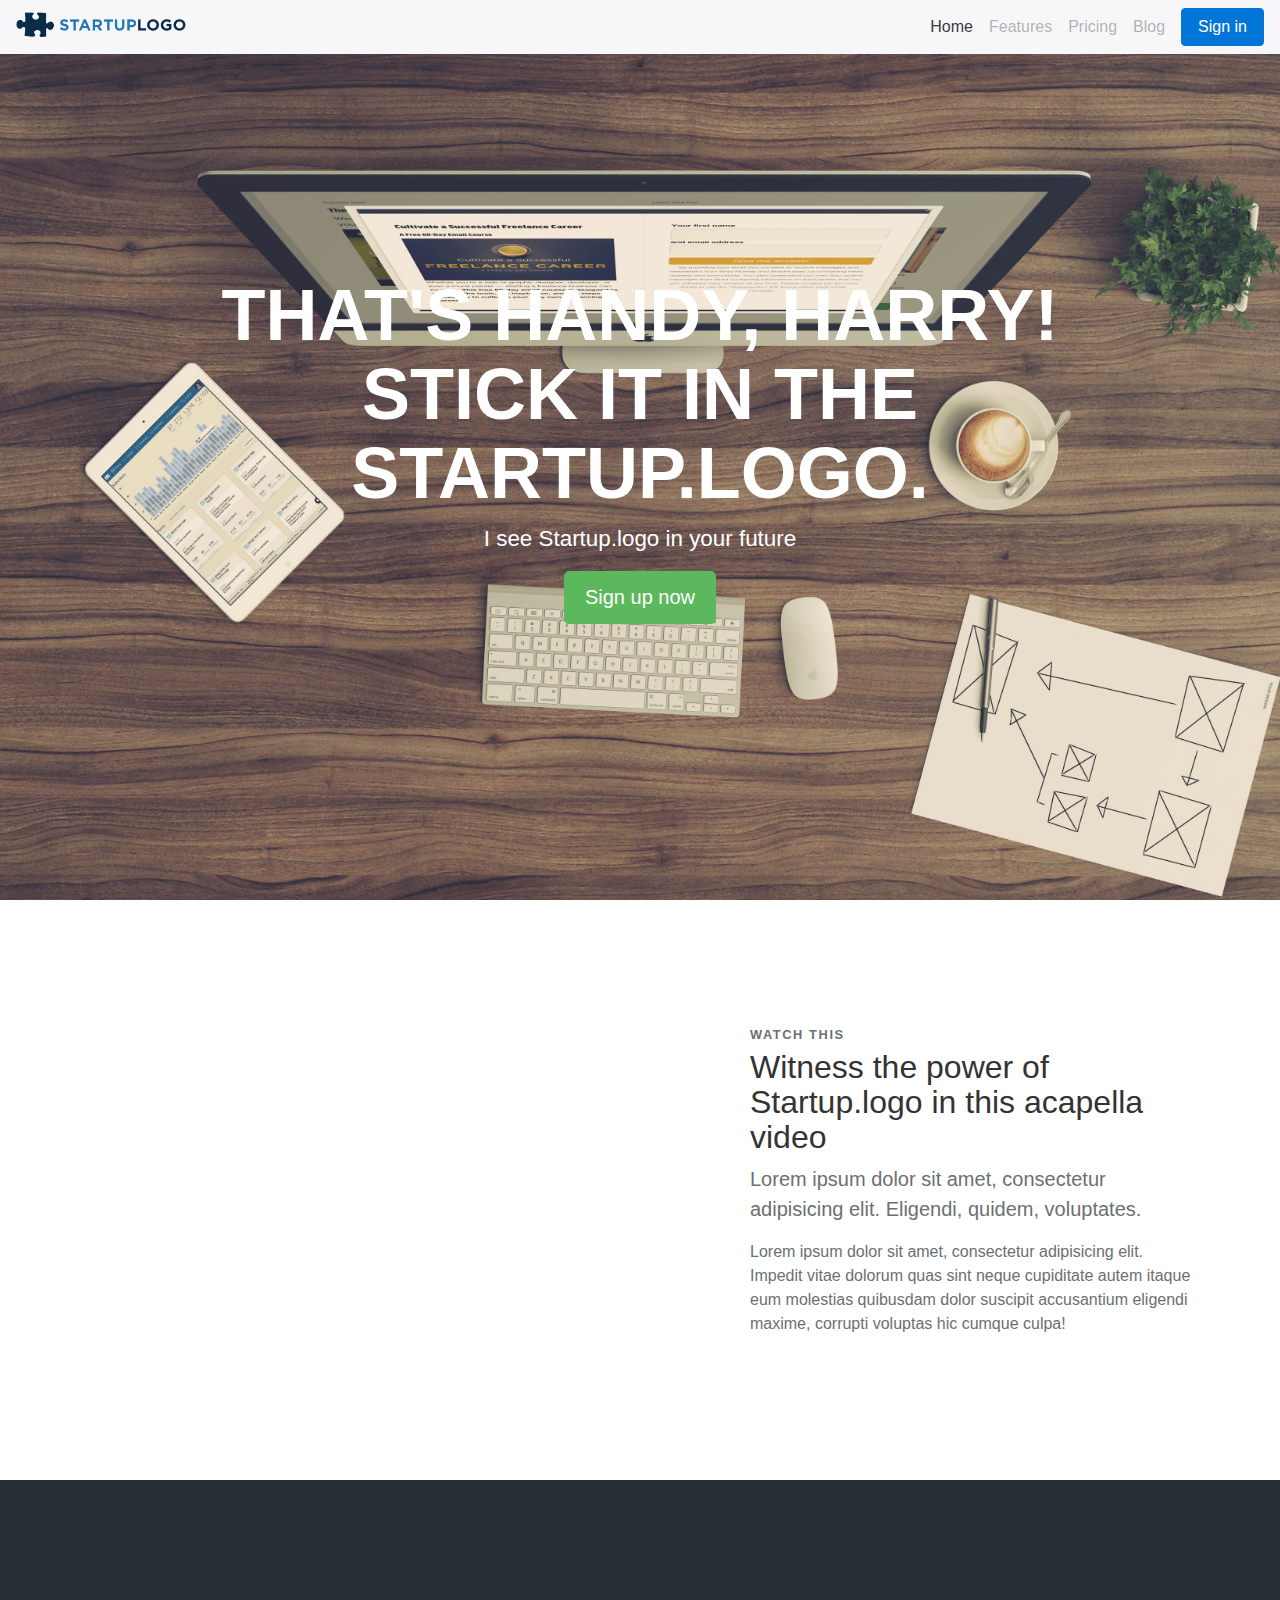
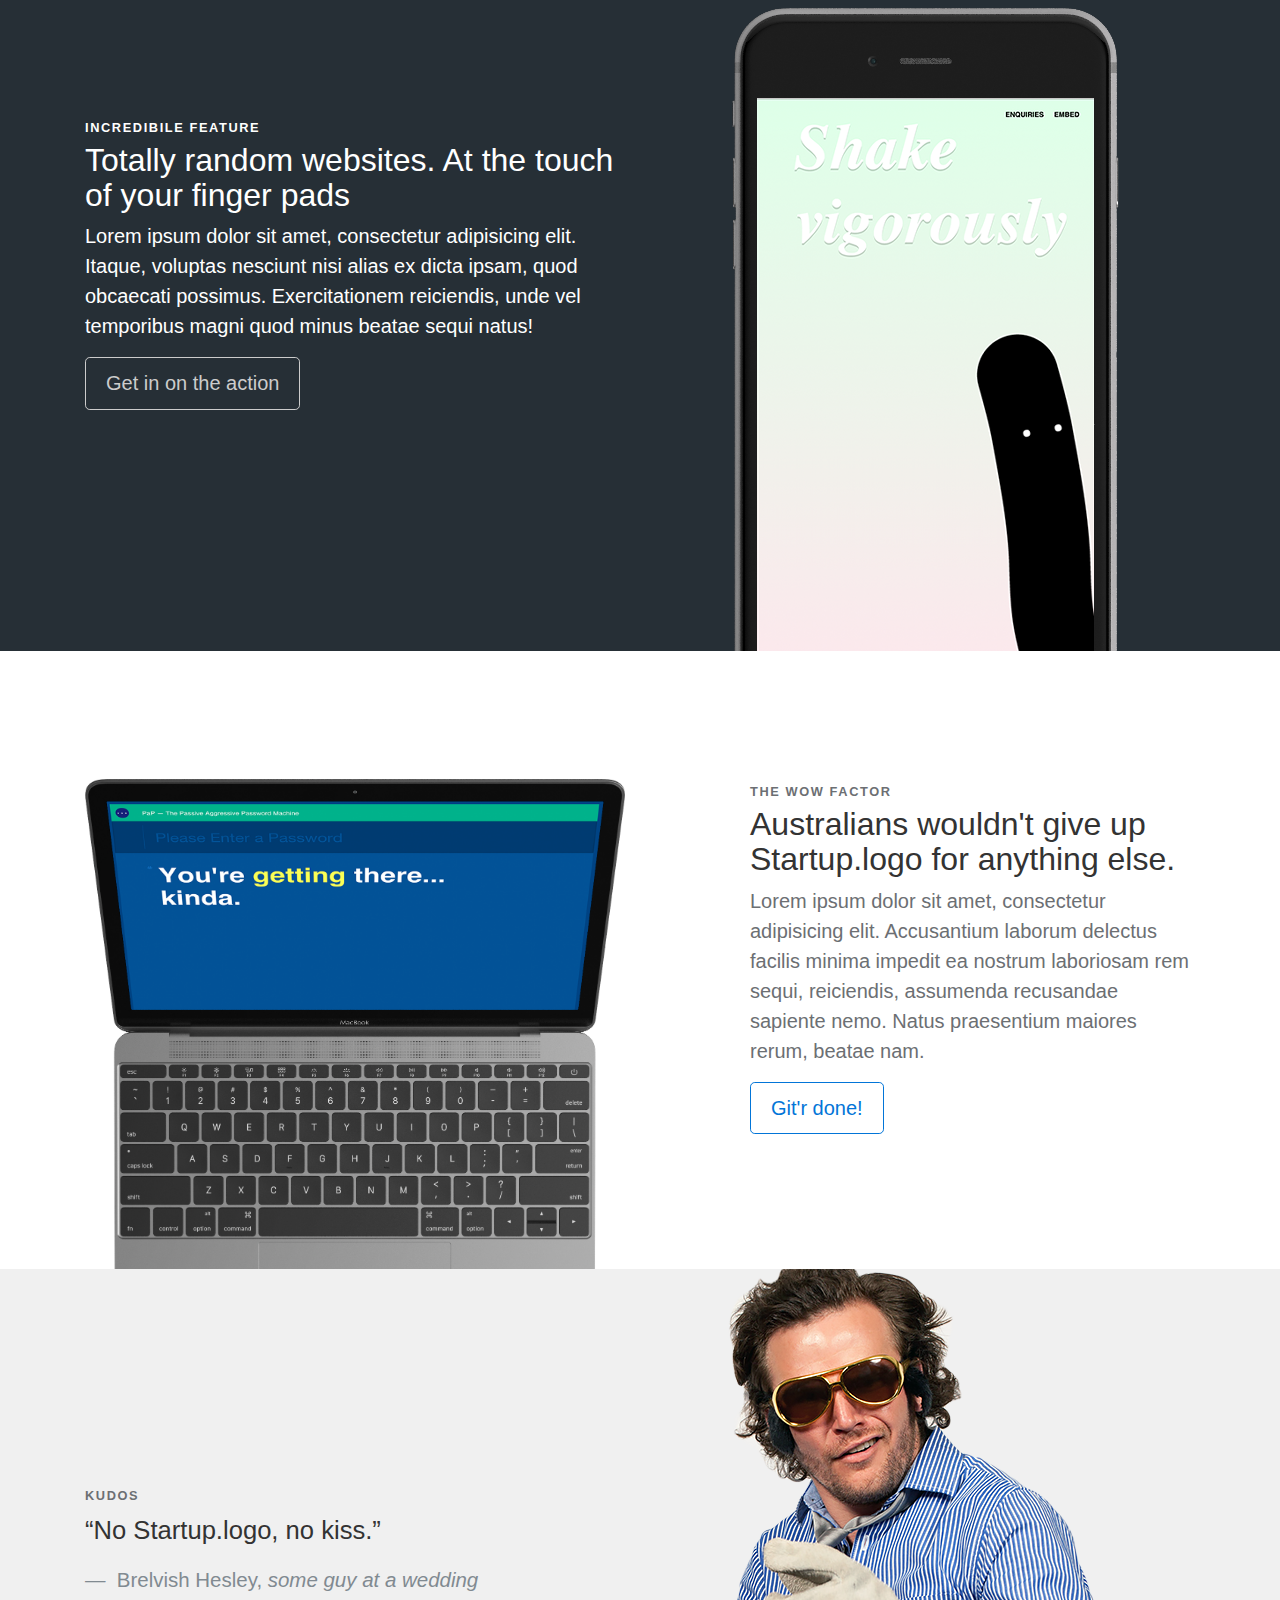
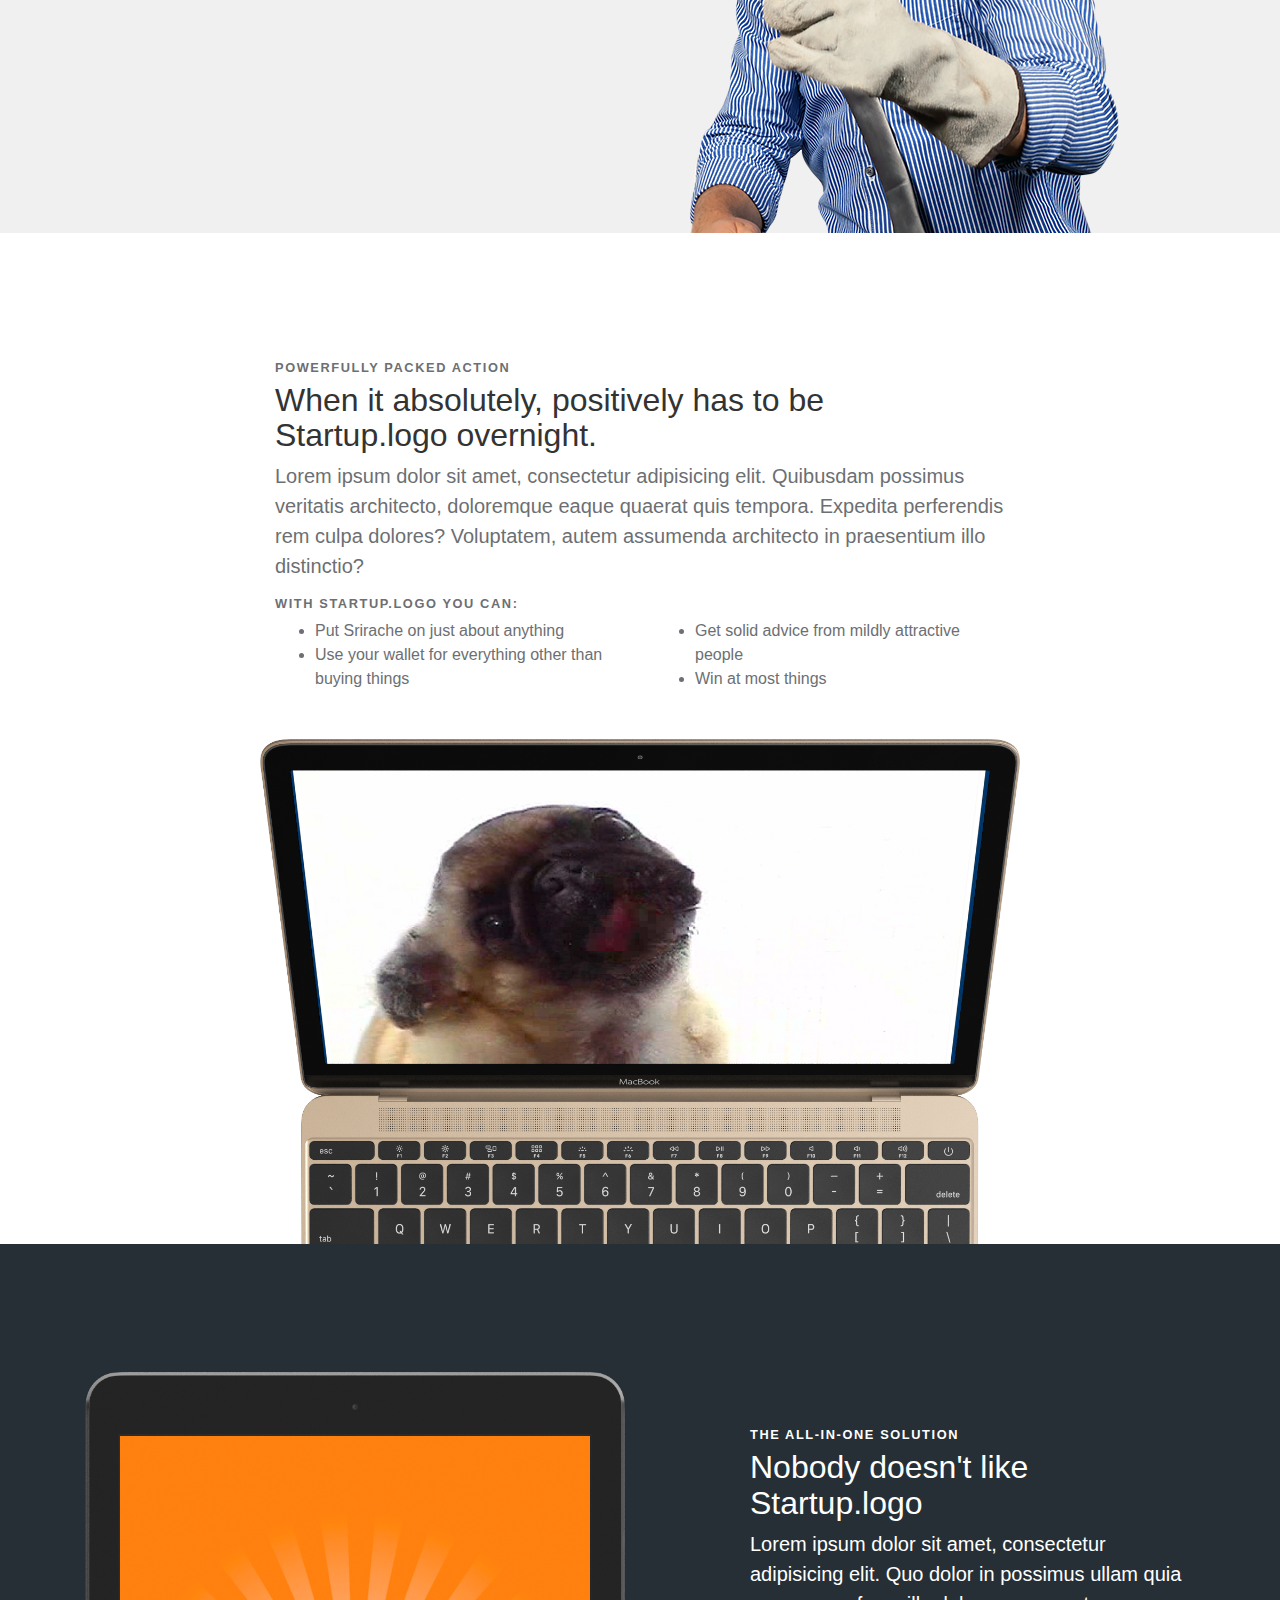
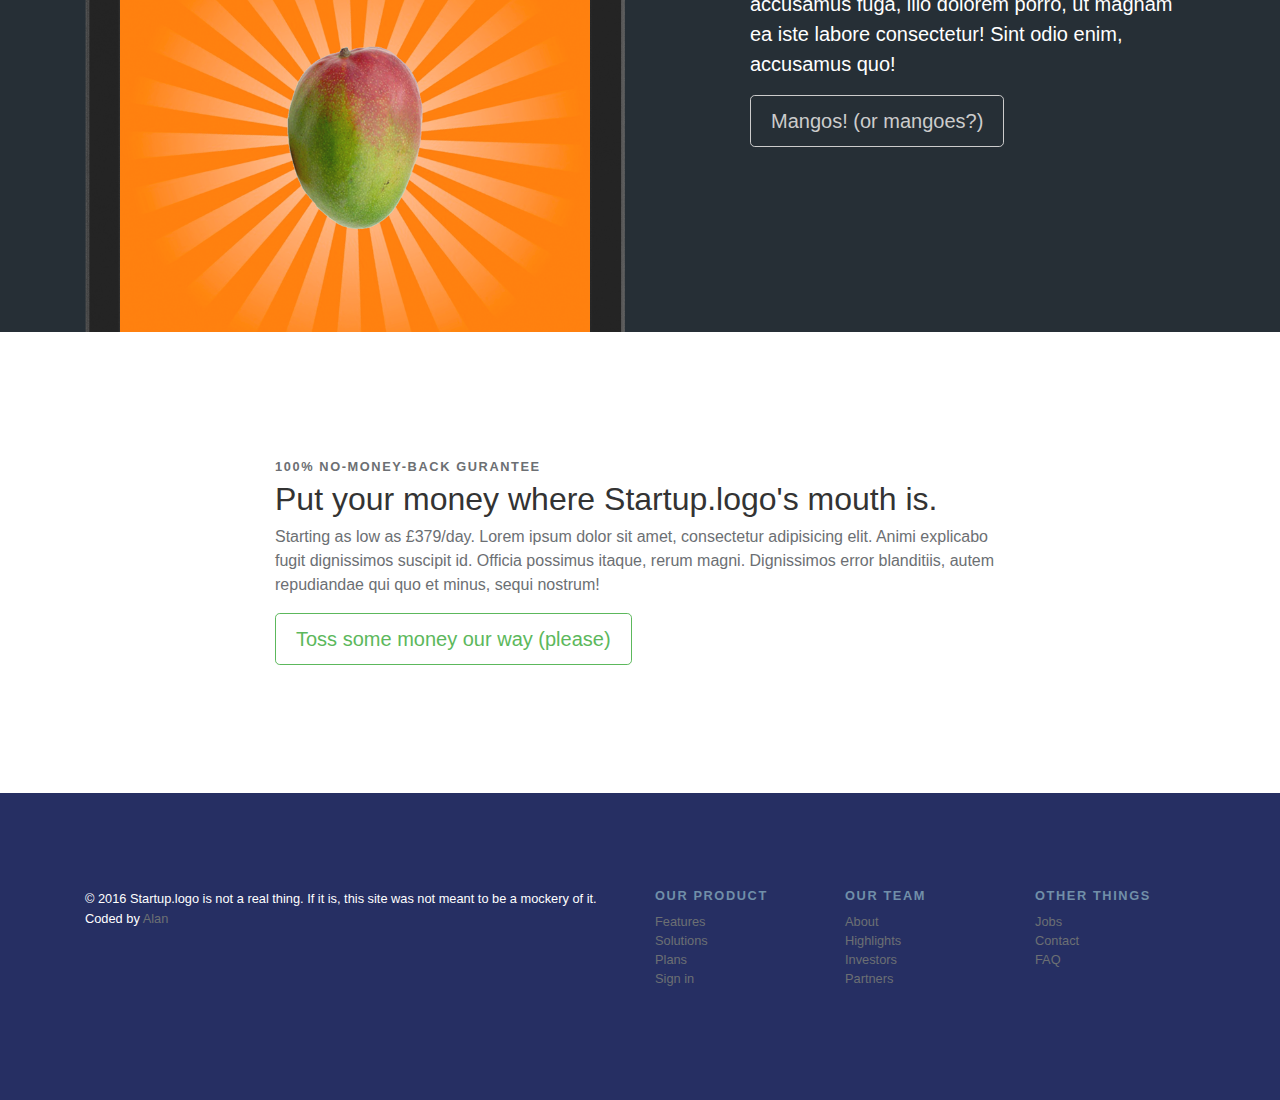
<file: Udemy Coursework/startup.html>
<!DOCTYPE html>
<html lang="en">

<head>
    <!-- Required meta tags -->
    <meta charset="utf-8">
    <meta name="viewport" content="width=device-width, initial-scale=1, shrink-to-fit=no">
    <meta http-equiv="x-ua-compatible" content="ie=edge">

    <!-- Bootstrap CSS -->
    <link rel="stylesheet" href="bower_components/bootstrap/dist/css/bootstrap.min.css">

    <!-- Custom CSS -->
    <link rel="stylesheet" href="startup.css">

</head>

<body>
    <nav class="navbar navbar-light bg-faded navbar-fixed-top">
        <button class="navbar-toggler hidden-sm-up" type="button" data-toggle="collapse" data-target="#startupNavbar">&#9776;</button>
        <a href="#" class="navbar-brand"><img src="img/logo.png" alt="startup.logo" height="26"></a>
        <div class="collapse navbar-toggleable-xs" id="startupNavbar">
            <ul class="nav navbar-nav pull-sm-right">
                <li class="nav-item  active"><a href="#" class="nav-link">Home <span class="sr-only">(current)</span></a></li>
                <li class="nav-item"><a href="#feature-five" class="nav-link">Features</a></li>
                <li class="nav-item"><a href="#feature-seven" class="nav-link">Pricing</a></li>
                <li class="nav-item"><a href="#" class="nav-link">Blog</a></li>
                <li class="nav-item"><a href="#" class="btn btn-primary">Sign in</a></li>
            </ul>
        </div>
    </nav>

    <div id="stage">
        <div id="stage-caption">
            <h1 class="display-3">That's handy, Harry! Stick it in the Startup.logo.</h1>
            <p>I see Startup.logo in your future</p>
            <a href="#" class="btn btn-lg btn-success">Sign up now</a>
        </div>
    </div>
    
    <section id="feature-one">
        <div class="container">
            <div class="row">
                <div class="feature-content">
                    <div class="col-lg-6">
                        <iframe width="100%" height="315" src="https://www.youtube.com/embed/ZTLAx3VDX7g" frameborder="0" allowfullscreen></iframe>
                    </div>
                    <div class="col-lg-5 col-lg-offset-1">
                        <h6>Watch this</h6>
                        <h2>Witness the power of Startup.logo in this acapella video</h2>
                        <p class="lead">Lorem ipsum dolor sit amet, consectetur adipisicing elit. Eligendi, quidem, voluptates.</p>
                        <p>Lorem ipsum dolor sit amet, consectetur adipisicing elit. Impedit vitae dolorum quas sint neque cupiditate autem itaque eum molestias quibusdam dolor suscipit accusantium eligendi maxime, corrupti voluptas hic cumque culpa!</p>
                    </div>
                </div>
            </div>
        </div>
    </section>
    
    <section id="feature-two" class="feature-dark">
        <div class="container">
            <div class="row">
                <div class="feature-content">
                    <div class="col-lg-6 feature-caption">
                        <h6>Incredibile feature</h6>
                        <h2>Totally random websites. At the touch of your finger pads</h2>
                        <p class="lead">Lorem ipsum dolor sit amet, consectetur adipisicing elit. Itaque, voluptas nesciunt nisi alias ex dicta ipsam, quod obcaecati possimus. Exercitationem reiciendis, unde vel temporibus magni quod minus beatae sequi natus!</p>
                        <a href="#" role="button" class="btn btn-secondary-outline btn-lg">Get in on the action</a>
                    </div>
                    <div class="col-lg-6 text-sm-center hidden-md-down">
                        <img src="img/iphone-1.png" alt="iphone">
                    </div>
                </div>
            </div>
        </div>
    </section>
    
    <section id="feature-three">
        <div class="container">
            <div class="row">
                <div class="feature-content">
                    <div class="col-lg-6 hidden-md-down">
                        <img src="img/macbook.png" alt="macbook">
                    </div>
                    <div class="col-lg-5 col-lg-offset-1">
                       <h6>The wow factor</h6>
                       <h2>Australians wouldn't give up Startup.logo for anything else.</h2>
                       <p class="lead">Lorem ipsum dolor sit amet, consectetur adipisicing elit. Accusantium laborum delectus facilis minima impedit ea nostrum laboriosam rem sequi, reiciendis, assumenda recusandae sapiente nemo. Natus praesentium maiores rerum, beatae nam.</p>
                       <a href="#" role="button" class="btn btn-primary-outline btn-lg">Git'r done!</a>
                        
                    </div>
                </div>
            </div>
        </div>
    </section>
    
    <section id="feature-four" class="feature-alt">
        <div class="container">
            <div class="row">
                <div class="feature-content">
                    <div class="col-lg-6">
                        <h6>Kudos</h6>
                        <blockquote class="blockquote">
                            &ldquo;No Startup.logo, no kiss.&rdquo;
                            <footer class="blockquote-footer">
                                Brelvish Hesley, <cite>some guy at a wedding</cite>
                            </footer>
                        </blockquote>
                    </div>
                    <div class="col-lg-6 hidden-md-down">
                        <img src="img/brad-elvis.png" alt="Brad as Elvis at a wedding">
                    </div>
                </div>
            </div>
        </div>
    </section>
    
    <section id="feature-five" class="feature-full">
        <div class="container">
            <div class="row">
                <div class="feature-content">
                    <div class="col-lg-8 col-lg-offset-2">
                        <h6>Powerfully packed action</h6>
                        <h2>When it absolutely, positively has to be Startup.logo overnight.</h2>
                        <p class="lead">Lorem ipsum dolor sit amet, consectetur adipisicing elit. Quibusdam possimus veritatis architecto, doloremque eaque quaerat quis tempora. Expedita perferendis rem culpa dolores? Voluptatem, autem assumenda architecto in praesentium illo distinctio?</p>
                        
                        <h6>With Startup.logo you can:</h6>
                        <div class="row">
                            <div class="col-lg-6">
                                <ul>
                                    <li>Put Srirache on just about anything</li>
                                    <li>Use your wallet for everything other than buying things</li>
                                </ul>
                            </div>
                            <div class="col-lg-6">
                                <ul>
                                    <li>Get solid advice from mildly attractive people</li>
                                    <li>Win at most things</li>
                                </ul>
                            </div>
                            <img src="img/macbook-2.png" alt="Macbook">
                        </div>
                    </div>
                </div>
            </div>
        </div>
    </section>
    
    <section id="feature-six" class="feature-dark">
        <div class="container">
            <div class="row">
                <div class="feature-content">
                    <div class="col-lg-6 hidden-md-down">
                        <img src="img/ipad.png" alt="ipad">
                    </div>
                    <div class="col-lg-5 col-lg-offset-1">
                        <h6>The all-in-one solution</h6>
                        <h2>Nobody doesn't like Startup.logo</h2>
                        <p class="lead">Lorem ipsum dolor sit amet, consectetur adipisicing elit. Quo dolor in possimus ullam quia accusamus fuga, illo dolorem porro, ut magnam ea iste labore consectetur! Sint odio enim, accusamus quo!</p>
                        <a href="" role="button" class="btn btn-secondary-outline btn-lg">Mangos! (or mangoes?)</a>
                    </div>
                </div>
            </div>
        </div>
    </section>
    
    <section id="feature-seven">
        <div class="container">
            <div class="row">
                <div class="feature-content">
                    <div class="col-lg-8 col-lg-offset-2">
                        <h6>100% no-money-back gurantee</h6>
                        <h2>Put your money where Startup.logo's mouth is.</h2>
                        <p>Starting as low as £379/day. Lorem ipsum dolor sit amet, consectetur adipisicing elit. Animi explicabo fugit dignissimos suscipit id. Officia possimus itaque, rerum magni. Dignissimos error blanditiis, autem repudiandae qui quo et minus, sequi nostrum! </p>
                        <a href="#" role="button" class="btn btn-success-outline btn-lg">Toss some money our way (please)</a>
                    </div>
                </div>
            </div>
        </div>
    </section>
    
    <footer id="main-footer">
        <div class="container">
            <div class="row">
                <div class="col-md-6">
                    &copy; 2016 Startup.logo is not a real thing. If it is, this site was not meant to be a mockery of it.<br>
                    Coded by <a href="http://alanpring.com">Alan</a>
                </div>
                <div class="col-md-2">
                    <h6>Our Product</h6>
                    <ul class="list-unstyled">
                        <li><a href="">Features</a></li>
                        <li><a href="">Solutions</a></li>
                        <li><a href="">Plans</a></li>
                        <li><a href="">Sign in</a></li>
                    </ul>
                </div>
                <div class="col-md-2">
                    <h6>Our Team</h6>
                    <ul class="list-unstyled">
                        <li><a href="">About</a></li>
                        <li><a href="">Highlights</a></li>
                        <li><a href="">Investors</a></li>
                        <li><a href="">Partners</a></li>
                    </ul> 
                </div>
                <div class="col-md-2">
                    <h6>Other Things</h6>
                    <ul class="list-unstyled">
                        <li><a href="">Jobs</a></li>
                        <li><a href="">Contact</a></li>
                        <li><a href="">FAQ</a></li>
                    </ul>
                </div>
            </div>
        </div>
    </footer>


    <!-- jQuery first, then Bootstrap JS -->
    <script src="https://ajax.googleapis.com/ajax/libs/jquery/2.1.4/jquery.min.js"></script>
    <script src="bower_components/bootstrap/dist/js/bootstrap.min.js"></script>
</body>
</html>
</file>
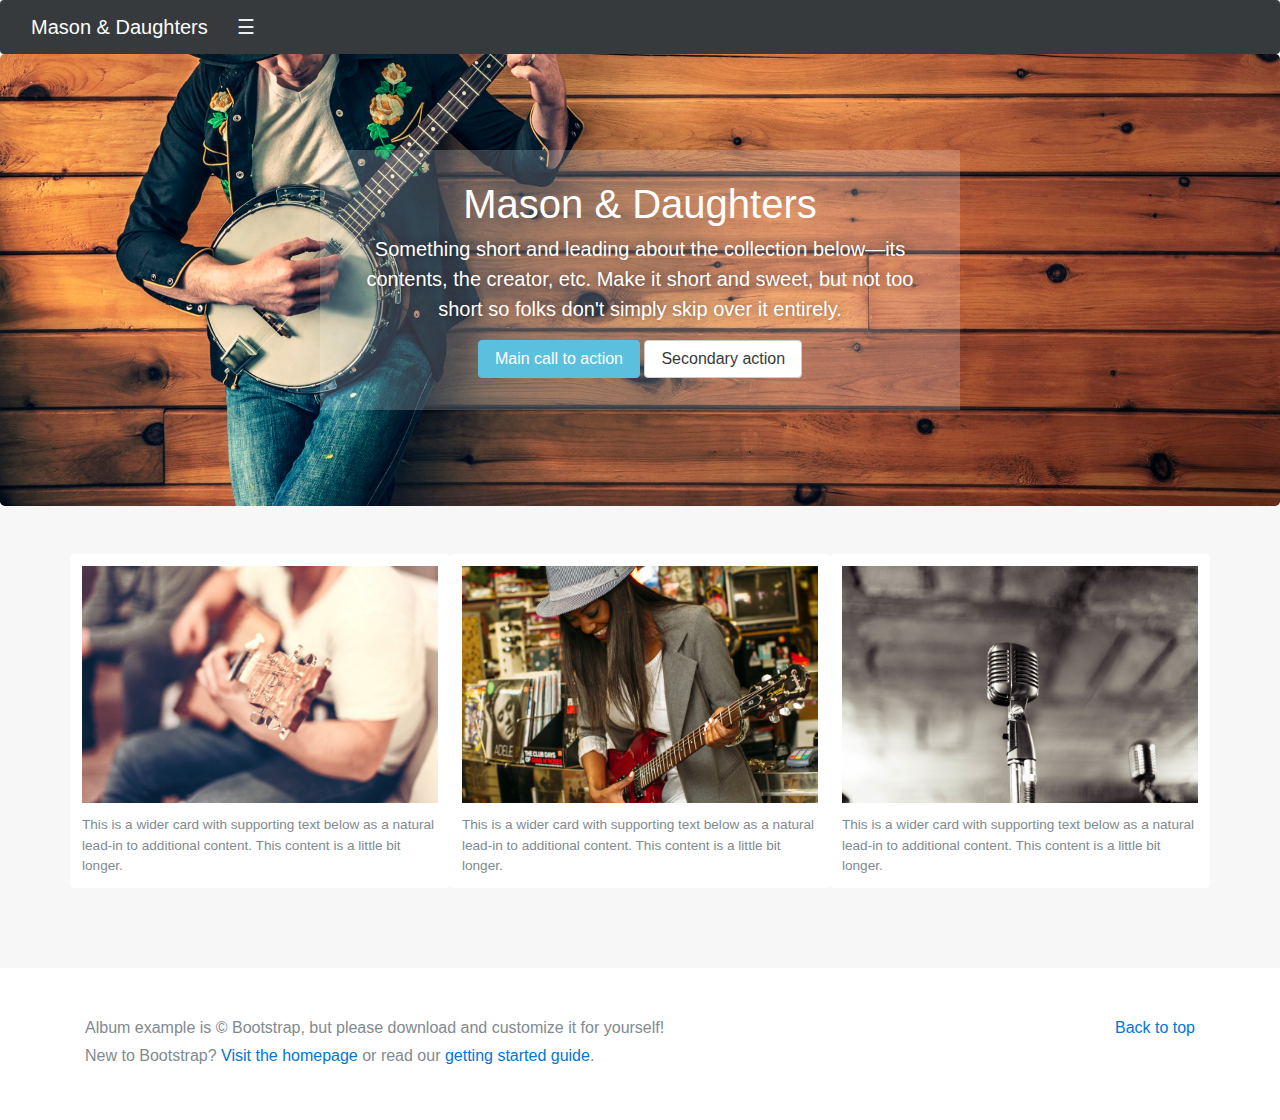
<file: Course Files/bootstrap4/band.html>
<!DOCTYPE html>
<html lang="en">
<head>
    <!-- Required meta tags always come first -->
    <meta charset="utf-8">
    <meta name="viewport" content="width=device-width, initial-scale=1, shrink-to-fit=no">
    <meta http-equiv="x-ua-compatible" content="ie=edge">

    <!-- Bootstrap CSS -->
    <link rel="stylesheet" href="bower_components/bootstrap/dist/css/bootstrap.min.css">

    <!-- Custom CSS -->
    <link rel="stylesheet" href="band.css">

</head>
<body>

  
    <div class="navbar-collapse collapse inverse" id="navbar-header">
        <div class="container-fluid">
            <div class="about">
                <h4>About</h4>
                <p class="text-muted">Add some information about the album below, the author, or any other background context. Make it a few sentences long so folks can pick up some informative tidbits. Then, link them off to some social networking sites or contact information.</p>
            </div>
            <div class="social">
                <h4>Contact</h4>
                <ul class="list-unstyled">
                    <li><a href="#">Follow on Twitter</a></li>
                    <li><a href="#">Like on Facebook</a></li>
                    <li><a href="#">Email me</a></li>
                </ul>
            </div>
        </div>
    </div>
    <div class="navbar navbar-static-top navbar-dark bg-inverse">
        <div class="container-fluid">
            <button class="navbar-toggler" type="button" data-toggle="collapse" data-target="#navbar-header">
            &#9776;
            </button>
            <a href="#" class="navbar-brand">Mason &amp; Daughters</a>
        </div>
    </div>

    <section class="jumbotron text-xs-center">
        <div class="container">
            <h1 class="jumbotron-heading">Mason &amp; Daughters</h1>
            <p class="lead text-muted">Something short and leading about the collection below—its contents, the creator, etc. Make it short and sweet, but not too short so folks don't simply skip over it entirely.</p>
            <div>
                <a href="#" class="btn btn-info">Main call to action</a>
                <a href="#" class="btn btn-secondary">Secondary action</a>
            </div>
        </div>
    </section>

    <div class="album text-muted">
        <div class="container">

            <div class="row">
                <div class="card">
                    <img src="img/guitar.jpg" alt="Guitar">
                    <p class="card-text">This is a wider card with supporting text below as a natural lead-in to additional content. This content is a little bit longer.</p>
                </div>
                <div class="card">
                    <img src="img/lady-guitar.jpg" alt="A woman playing a guitar">
                    <p class="card-text">This is a wider card with supporting text below as a natural lead-in to additional content. This content is a little bit longer.</p>
                </div>
                <div class="card">
                    <img src="img/mic.jpg" alt="Microphone">
                    <p class="card-text">This is a wider card with supporting text below as a natural lead-in to additional content. This content is a little bit longer.</p>
                </div>
            </div>

        </div>
    </div>

    <footer class="text-muted">
        <div class="container">
            <p class="pull-xs-right">
                <a href="#">Back to top</a>
            </p>
            <p>Album example is &copy; Bootstrap, but please download and customize it for yourself!</p>
            <p>New to Bootstrap? <a href="../../">Visit the homepage</a> or read our <a href="../../getting-started/">getting started guide</a>.</p>
        </div>
    </footer>
   
   
    <!-- jQuery first, then Bootstrap JS. -->
    <script src="https://ajax.googleapis.com/ajax/libs/jquery/2.1.4/jquery.min.js"></script>
    <script src="bower_components/bootstrap/dist/js/bootstrap.min.js"></script>
  </body>
</html>
</file>
<file: Udemy Coursework/styles.css>
/* styles.css */

html,
body {
	height: 100%;
}

img {
    max-width: 100%;
}

/* cover */

#cover {
	background: #222 url('img/stars.jpg') center center no-repeat;
	background-size: cover;
	color: white;
	height: 100%;
	text-align: center;
	display: flex;
	align-items: center;
}

#cover-caption {
	width: 100%;
}

.section-content {
    padding: 5rem 0;
}

#about {
    background: url('img/girlincar.jpg') center center no-repeat;
    background-size: cover;
}

.about-text {
    background: rgba(0,0,0,0.8);
    color: white;
    padding: 1.875rem;
}

#footer-main{
    background: #222;
    color: white;
    font-size: 0.8rem;
    padding:2.5rem;
}
</file>
<file: Udemy Coursework/band.css>
/* band.css */

.navbar-collapse .container-fluid {
    padding: 2rem 2.5rem;
    border-bottom: 1px solid #55595c;
}

.navbar-collapse h4 {
    color: #818a91;
}

.navbar-collapse .text-muted {
    color: #818a91;
}

.navbar-inverse .navbar-toggler-icon {
    background-image: url('img/Hamburger_icon.svg');
}

.navbar-toggler-icon {
    display: inline-block;
    width: 1.5em;
    height: 1.5em;
    vertical-align: middle;
    content: "";
    background: no-repeat center center;
    -webkit-background-size: 100% 100%;
    background-size: 100% 100%;
}

.about {
    float: left;
    max-width: 30rem;
    margin-right: 3rem;
}

.jumbotron {
    padding-top: 6rem;
    padding-bottom: 6rem;
    margin-bottom: 0;
    background-color: #fff;
    background-image: url('img/banjo.jpg');
    background-repeat: no-repeat;
    background-position: bottom center;
    background-size: cover;
    border-radius: 0;
}s

.jumbotron-heading {
    font-weight: 300;
}

.jumbotron .container {
    max-width: 40rem;
    background: rgba(255, 255, 255, 0.2);
    padding: 2rem;
    color: white;
}

.jumbotron p {
    color: white;
    text-shadow: 0 0 10px rgba(0,0,0,0.5);
}

.album {
    padding-top: 3rem;
    padding-bottom: 3rem;
    background-color: #f7f7f7;
}

.card {
    float: left;
    width: 33.333%;
    padding: .75rem;
    margin-bottom: 2rem;
    border: 0;
}

.card > img {
    margin-bottom: .75rem;
    max-width: 100%;
}

.card-text {
    font-size: 85%;
}

footer {
    padding-top: 3rem;
    padding-bottom: 3rem;
}

footer p {
    margin-bottom: .25rem;
}
</file>
<file: Udemy Coursework/startup.css>
/* startup.css */

html,
body {
    height: 100%;
}

body {
    -webkit-font-smoothing: antialiased;
    text-rendering: optimizeLegibility;
    color: #6c6f73
}

h1,h2,h3,h4,h5 {
    color: #333;
}
h6 {
    text-transform: uppercase;
    font-weight: bold;
    font-size: 0.8rem;
    letter-spacing: 0.1rem;
}

img {
    max-width: 100%;
}

.blockquote {
    font-size: 1.6rem;
    color: #333;
    border: none;
    padding: 0;
}

.blockquote-footer {
    margin: 1rem 0 0;
}

#stage {
    background: url('img/stage.jpg') center center no-repeat;
    background-size: cover;
    color: white;
    height: 100%;
    width: 100%;
    display: flex;
    align-items: center;    
}

#stage-caption {
    font-size: 1.4rem;
    font-weight: 200;
    max-width: 60rem;
    margin: 0 auto;
    text-align: center;
}

#stage-caption h1 {
    color: white;
    font-weight: bold;
    text-transform: uppercase;
}

.feature-content {
    padding: 8rem 0;
    overflow: hidden;
}

.feature-content img {
    margin-bottom: -8rem;
}

.feature-dark {
    background: #262F36;
    color: white;
}

.feature-dark h2 {
    color: white;
}

.feature-alt {
    background: #f0f0f0;
}

#feature-four .feature-content {
    padding: 0;
}

#feature-five img {
    margin-top: 2rem;
}

#main-footer {
    background: #262F63;
    color: white;
    padding: 6rem 0;
    font-size: 0.8rem;
}

#main-footer h6 {
    color: #718fa9;
    
}

#main-footer a {
    color: #6C6F73;
}

/* Media Queries */

@media screen and ( min-width : 991px ) {
    
    .feature-content {
        display: flex;
        align-items: center;
    }
}
</file>
<file: Course Files/bootstrap4/styles.css>
/*
STYLES.CSS

Course:  Bootstrap 4 Quick Start
Author:  Brad Hussey
Website: bradhussey.ca
*/

html,
body {
    height: 100%;
}

img {
    max-width: 100%;
}

/* cover */

#cover {
    background: #222 url('img/stars.jpg') center center no-repeat;
    background-size: cover;
    color: white;
    height: 100%;
    text-align: center;
    display: flex;
    align-items: center;
}

#cover-caption {
    width: 100%;
}

.section-content {
    padding: 5rem 0;
}

#about {
    background: url('img/girlincar.jpg') center center no-repeat;
    background-size: cover;
}

.about-text {
    background: rgba(0,0,0,0.8);
    color: white;
    padding: 1.875rem;
}

#footer-main {
    background: #222;
    color: white;
    font-size: 0.8rem;
    padding: 2.5rem 0;
}
</file>
<file: Course Files/bootstrap4/band.css>
/*
BAND.CSS

Course:  Bootstrap 4 Quick Start
Author:  Brad Hussey
Website: bradhussey.ca
*/

.navbar-collapse .container-fluid {
  padding: 2rem 2.5rem;
  border-bottom: 1px solid #55595c;
}

.navbar-collapse h4 {
  color: #818a91;
}

.navbar-collapse .text-muted {
  color: #818a91;
}

.about {
  float: left;
  max-width: 30rem;
  margin-right: 3rem;
}

.jumbotron {
  padding-top: 6rem;
  padding-bottom: 6rem;
  margin-bottom: 0;
  background-color: #fff;
  background-image: url('img/banjo.jpg');
  background-repeat: no-repeat;
  background-position: bottom center;
  background-size: cover;
}

.jumbotron-heading {
  font-weight: 300;
}

.jumbotron .container {
  max-width: 40rem;
  background: rgba(255,255,255,0.2);
  padding: 2rem;
  color: white;
}

.jumbotron p {
    color: white;
    text-shadow: 0 0 10px rgba(0,0,0,0.5);
}

.album {
  padding-top: 3rem;
  padding-bottom: 3rem;
  background-color: #f7f7f7;
}

.card {
  float: left;
  width: 33.333%;
  padding: .75rem;
  margin-bottom: 2rem;
  border: 0;
}

.card > img {
  margin-bottom: .75rem;
  max-width: 100%;
}

.card-text {
  font-size: 85%;
}

footer {
  padding-top: 3rem;
  padding-bottom: 3rem;
}

footer p {
  margin-bottom: .25rem;
}
</file>
